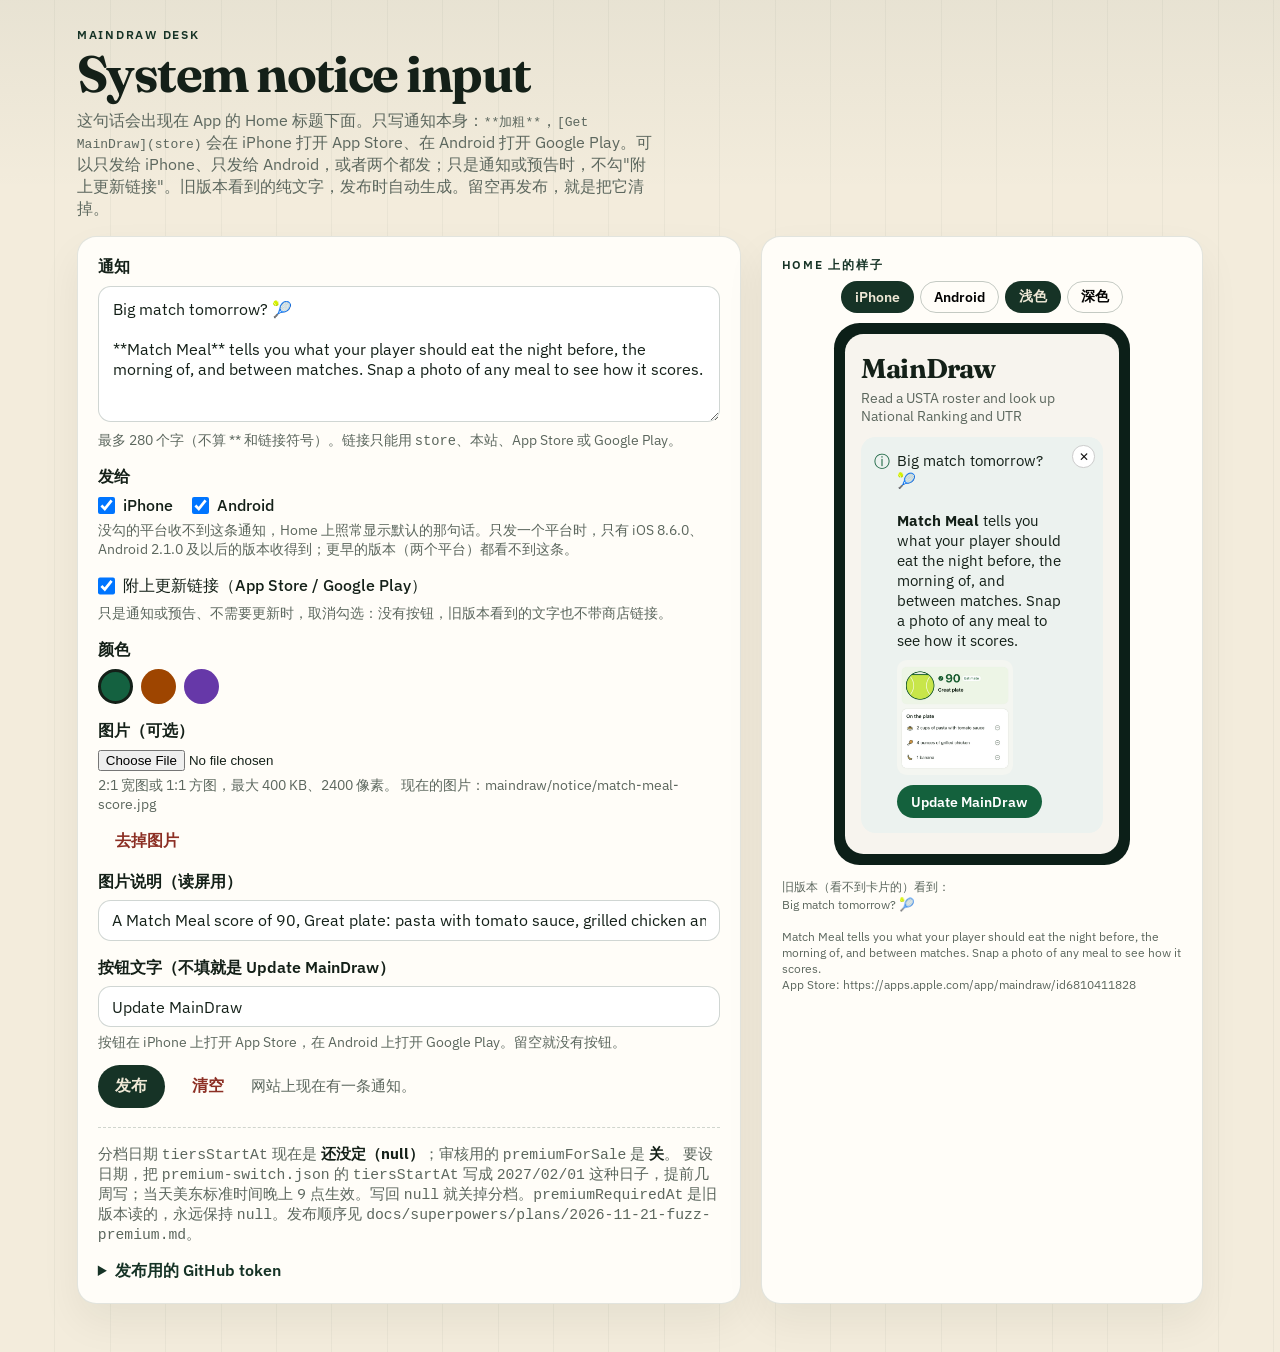
<file: maindraw/dashboard.html>
<!DOCTYPE html>
<html lang="zh-Hans">
<head>
  <meta charset="utf-8">
  <meta name="viewport" content="width=device-width, initial-scale=1">
  <title>System notice input</title>
  <meta name="robots" content="noindex">
  <link rel="icon" href="assets/icon.png" type="image/png">
  <link rel="preconnect" href="https://fonts.googleapis.com">
  <link rel="preconnect" href="https://fonts.gstatic.com" crossorigin>
  <link href="https://fonts.googleapis.com/css2?family=Fraunces:opsz,wght@9..144,560;9..144,680&family=IBM+Plex+Sans:wght@400;500;600&display=swap" rel="stylesheet">
  <style>
    :root {
      --court: #163326;
      --court-deep: #0c1f18;
      --line: #efe8d6;
      --ball: #e8c84a;
      --ink: #142018;
      --muted: #5c675e;
      --paper: #f3ecdc;
      --card: #fffdf8;
      --danger: #8c2f24;
    }
    * { box-sizing: border-box; }
    body {
      margin: 0;
      min-height: 100vh;
      color: var(--ink);
      font-family: "IBM Plex Sans", sans-serif;
      background:
        linear-gradient(180deg, rgba(22, 51, 38, 0.05), transparent 12rem),
        repeating-linear-gradient(
          90deg,
          transparent,
          transparent 3.4rem,
          rgba(22, 51, 38, 0.045) 3.4rem,
          rgba(22, 51, 38, 0.045) calc(3.4rem + 1px)
        ),
        var(--paper);
    }
    header {
      display: flex;
      justify-content: space-between;
      gap: 1rem;
      align-items: end;
      padding: 1.6rem 6vw 1rem;
    }
    h1 {
      margin: 0;
      font-family: Fraunces, serif;
      font-weight: 680;
      font-size: clamp(2rem, 4vw, 3.2rem);
      letter-spacing: -0.03em;
    }
    header p { margin: 0.35rem 0 0; color: var(--muted); max-width: 36rem; }
    .mark {
      font-size: 0.78rem;
      letter-spacing: 0.14em;
      text-transform: uppercase;
      color: var(--court);
      font-weight: 600;
    }
    main {
      display: grid;
      grid-template-columns: minmax(0, 1.2fr) minmax(16rem, 0.8fr);
      gap: 1.25rem;
      padding: 0 6vw 3rem;
    }
    section, .preview {
      background: var(--card);
      border: 1px solid rgba(22, 51, 38, 0.12);
      border-radius: 1.2rem;
      padding: 1.2rem 1.25rem 1.3rem;
      box-shadow: 0 18px 40px rgba(12, 31, 24, 0.06);
    }
    label { display: block; font-weight: 600; margin-bottom: 0.45rem; }
    textarea, input[type="password"] {
      width: 100%;
      border: 1px solid rgba(22, 51, 38, 0.2);
      border-radius: 0.8rem;
      padding: 0.8rem 0.9rem;
      font: inherit;
      color: inherit;
      background: #fff;
    }
    textarea { min-height: 8.5rem; resize: vertical; }
    textarea:focus, input:focus {
      outline: 2px solid var(--ball);
      border-color: var(--court);
    }
    .row { display: flex; flex-wrap: wrap; gap: 0.6rem; align-items: center; margin-top: 0.8rem; }
    button {
      border: 0;
      border-radius: 999px;
      padding: 0.65rem 1.1rem;
      font: inherit;
      font-weight: 600;
      cursor: pointer;
    }
    button.primary { background: var(--court); color: var(--line); }
    button.quiet { background: transparent; color: var(--danger); }
    button:disabled { opacity: 0.55; cursor: wait; }
    .status { color: var(--muted); font-size: 0.92rem; }
    .switch {
      margin-top: 1.2rem;
      padding-top: 1rem;
      border-top: 1px dashed rgba(22, 51, 38, 0.2);
      color: var(--muted);
      font-size: 0.92rem;
    }
    .switch strong { color: var(--ink); }
    details { margin-top: 1rem; }
    details summary { cursor: pointer; color: var(--court); font-weight: 600; }
    .phone {
      width: min(100%, 18.5rem);
      margin: 0.4rem auto 0;
      background: var(--court-deep);
      color: var(--line);
      border-radius: 1.6rem;
      padding: 0.7rem;
    }
    .screen {
      background: #f7f4ee;
      color: var(--ink);
      border-radius: 1.15rem;
      min-height: 16rem;
      padding: 1.1rem 1rem 1.3rem;
    }
    .screen .app {
      font-family: Fraunces, serif;
      font-size: 1.7rem;
      font-weight: 680;
      letter-spacing: -0.03em;
    }
    .screen .tag { color: var(--muted); font-size: 0.85rem; margin-top: 0.2rem; }
    .screen .note {
      margin-top: 0.8rem;
      font-size: 0.95rem;
      white-space: pre-wrap;
    }
    .screen .empty { margin-top: 0.8rem; color: var(--muted); font-size: 0.9rem; }
    input[type="text"], select {
      width: 100%;
      border: 1px solid rgba(22, 51, 38, 0.2);
      border-radius: 0.8rem;
      padding: 0.6rem 0.8rem;
      font: inherit;
      color: inherit;
      background: #fff;
    }
    .hint { color: var(--muted); font-size: 0.86rem; margin: 0.35rem 0 0; }
    .field { margin-top: 1rem; }
    .grid2 { display: grid; grid-template-columns: 1fr 1fr; gap: 0.7rem; }
    .swatches { display: flex; gap: 0.5rem; }
    .swatch {
      width: 2.2rem; height: 2.2rem; border-radius: 50%; border: 3px solid transparent; padding: 0;
    }
    .swatch[aria-pressed="true"] { border-color: var(--ink); }
    .problems { color: var(--danger); font-size: 0.9rem; margin: 0.6rem 0 0; padding-left: 1.1rem; }
    .toggles { display: flex; gap: 0.4rem; justify-content: center; margin: 0.4rem 0 0.6rem; }
    .toggles button { padding: 0.35rem 0.8rem; background: transparent; border: 1px solid rgba(22, 51, 38, 0.25); font-size: 0.85rem; }
    .toggles button[aria-pressed="true"] { background: var(--court); color: var(--line); }
    .screen.dark { background: #000; color: #f2f2f2; }
    .screen.dark .tag, .screen.dark .empty { color: #9a9a9a; }
    .card { position: relative; margin-top: 0.8rem; border-radius: 0.9rem; padding: 0.8rem 0.8rem 0.9rem; }
    .card { display: flex; gap: 0.45rem; align-items: flex-start; }
    .card .i { line-height: 1.4; }
    .card .body { flex: 1; min-width: 0; }
    .card .img { display: block; margin: 0.6rem 0 0; border-radius: 0.6rem; object-fit: cover; }
    .card .img.wide { width: 100%; aspect-ratio: 2 / 1; }
    .card .img.square { width: 60%; aspect-ratio: 1 / 1; }
    .card .text { font-size: 0.95rem; padding-right: 1.8rem; white-space: pre-wrap; }
    .card .text a { text-decoration: underline; }
    .card .btn { display: inline-block; margin-top: 0.6rem; border-radius: 999px; padding: 0.45rem 0.9rem; font-weight: 600; font-size: 0.9rem; }
    .card .x { position: absolute; top: 0.5rem; right: 0.5rem; width: 1.4rem; height: 1.4rem; border-radius: 50%; display: grid; place-items: center; font-size: 0.75rem; background: #fff; color: #111; border: 1px solid #ccc; }
    .screen.dark .card .x { background: #1c1c1e; color: #eee; border-color: #444; }
    .checks { display: flex; gap: 1.2rem; flex-wrap: wrap; }
    label.check { display: inline-flex; align-items: center; gap: 0.45rem; font-weight: 500; margin: 0; }
    label.check input { width: 1.1rem; height: 1.1rem; margin: 0; }
    .skip { margin-top: 0.8rem; color: var(--muted); font-size: 0.9rem; }
    .old { margin-top: 0.8rem; font-size: 0.78rem; color: var(--muted); white-space: pre-wrap; }
    @media (max-width: 800px) {
      main { grid-template-columns: 1fr; }
      .grid2 { grid-template-columns: 1fr; }
    }
  </style>
</head>
<body>
  <header>
    <div>
      <div class="mark">MainDraw desk</div>
      <h1>System notice input</h1>
      <p>这句话会出现在 App 的 Home 标题下面。只写通知本身：<code>**加粗**</code>，<code>[Get MainDraw](store)</code> 会在 iPhone 打开 App Store、在 Android 打开 Google Play。可以只发给 iPhone、只发给 Android，或者两个都发；只是通知或预告时，不勾"附上更新链接"。旧版本看到的纯文字，发布时自动生成。留空再发布，就是把它清掉。</p>
    </div>
  </header>
  <main>
    <section>
      <label for="message">通知</label>
      <textarea id="message" placeholder="例如：Now you can hatch a super cute **pet** in MainDraw! [Get MainDraw](store)"></textarea>
      <p class="hint">最多 280 个字（不算 ** 和链接符号）。链接只能用 <code>store</code>、本站、App Store 或 Google Play。</p>

      <div class="field">
        <label>发给</label>
        <div class="checks">
          <label class="check"><input type="checkbox" id="to-ios" checked> iPhone</label>
          <label class="check"><input type="checkbox" id="to-android" checked> Android</label>
        </div>
        <p class="hint">没勾的平台收不到这条通知，Home 上照常显示默认的那句话。只发一个平台时，只有 iOS 8.6.0、Android 2.1.0 及以后的版本收得到；更早的版本（两个平台）都看不到这条。</p>
      </div>

      <div class="field">
        <label class="check"><input type="checkbox" id="store-links" checked> 附上更新链接（App Store / Google Play）</label>
        <p class="hint">只是通知或预告、不需要更新时，取消勾选：没有按钮，旧版本看到的文字也不带商店链接。</p>
      </div>

      <div class="field">
        <label>颜色</label>
        <div class="swatches" id="swatches">
          <button type="button" class="swatch" data-accent="green" aria-label="绿色" style="background:#146140"></button>
          <button type="button" class="swatch" data-accent="orange" aria-label="橙色" style="background:#9e4500"></button>
          <button type="button" class="swatch" data-accent="purple" aria-label="紫色" style="background:#6638a8"></button>
        </div>
      </div>

      <div class="field">
        <label for="image-file">图片（可选）</label>
        <input id="image-file" type="file" accept="image/jpeg,image/png,image/webp">
        <p class="hint">2:1 宽图或 1:1 方图，最大 400 KB、2400 像素。<span id="image-current"></span></p>
        <div class="row" style="margin-top:0.4rem">
          <button class="quiet" id="image-remove" type="button" hidden>去掉图片</button>
        </div>
        <label for="image-alt" style="margin-top:0.5rem">图片说明（读屏用）</label>
        <input id="image-alt" type="text" placeholder="例如：Fuzz hatching from an egg">
      </div>

      <div class="field" id="button-field">
        <label for="button-label">按钮文字（不填就是 Update MainDraw）</label>
        <input id="button-label" type="text" maxlength="40" placeholder="Update MainDraw">
        <p class="hint">按钮在 iPhone 上打开 App Store，在 Android 上打开 Google Play。留空就没有按钮。</p>
      </div>

      <ul class="problems" id="problems" hidden></ul>
      <div class="row">
        <button class="primary" id="publish" type="button">发布</button>
        <button class="quiet" id="clear" type="button">清空</button>
        <span class="status" id="status">正在读取网站上的文件…</span>
      </div>
      <div class="switch">
        分档日期 <code>tiersStartAt</code> 现在是 <strong id="switch-value">…</strong>；审核用的 <code>premiumForSale</code> 是 <strong id="for-sale-value">…</strong>。
        要设日期，把 <code>premium-switch.json</code> 的 <code>tiersStartAt</code> 写成 <code>2027/02/01</code> 这种日子，提前几周写；当天美东标准时间晚上 9 点生效。写回 <code>null</code> 就关掉分档。<code>premiumRequiredAt</code> 是旧版本读的，永远保持 <code>null</code>。发布顺序见 <code>docs/superpowers/plans/2026-11-21-fuzz-premium.md</code>。
      </div>
      <details>
        <summary>发布用的 GitHub token</summary>
        <p class="status">只存在这台浏览器里，不会写进网页。需要一个能改这个仓库文件的 token。</p>
        <input id="token" type="password" autocomplete="off" placeholder="github_pat_…">
        <div class="row">
          <button class="primary" id="save-token" type="button">记住 token</button>
        </div>
      </details>
    </section>
    <aside class="preview">
      <div class="mark">Home 上的样子</div>
      <div class="toggles" id="toggles">
        <button type="button" data-platform="ios" aria-pressed="true">iPhone</button>
        <button type="button" data-platform="android" aria-pressed="false">Android</button>
        <button type="button" data-mode="light" aria-pressed="true">浅色</button>
        <button type="button" data-mode="dark" aria-pressed="false">深色</button>
      </div>
      <div class="phone">
        <div class="screen" id="screen">
          <div class="app">MainDraw</div>
          <div class="tag">Read a USTA roster and look up National Ranking and UTR</div>
          <div id="preview"></div>
          <div class="empty" id="preview-empty">没有通知。标题下面是空的。</div>
        </div>
      </div>
      <div class="old" id="old"></div>
    </aside>
  </main>
  <script src="notice-rules.js"></script>
  <script>
    const R = window.NoticeRules;
    const repo = "vibecodingisfun/vibecodingisfun.github.io";
    const path = "maindraw/home-message.json";
    const siteBase = "https://vibecodingisfun.github.io/";
    const tokenKey = "maindrawDeskToken";
    const $ = (q) => document.querySelector(q);
    const messageBox = $("#message");
    const status = $("#status");
    const tokenBox = $("#token");
    const state = { accent: "green", platform: "ios", mode: "light", imageUrl: null, imageFile: null, imagePreview: null, imageShape: null };

    const defaultButtonLabel = "Update MainDraw";

    function rgb(c) { return "rgb(" + c.map((v) => Math.round(v * 255)).join(",") + ")"; }
    function escapeHtml(t) { return t.replace(/[&<>"]/g, (c) => ({ "&": "&amp;", "<": "&lt;", ">": "&gt;", '"': "&quot;" }[c])); }

    function currentForm() {
      const storeLinks = $("#store-links").checked;
      // With update links on, the card always gets a button: the typed label, or "Update MainDraw". New builds show
      // only the card, so without a button there is nothing to tap (Bo, 2026-11-25).
      const label = storeLinks ? ($("#button-label").value.trim() || defaultButtonLabel) : "";
      const hasImage = !!(state.imageUrl || state.imageFile);
      return {
        notice: messageBox.value,
        accent: state.accent,
        image: hasImage ? { url: state.imageUrl || pendingImageUrl(), alt: $("#image-alt").value } : null,
        button: label ? { label, link: "store" } : null,
        platforms: { ios: $("#to-ios").checked, android: $("#to-android").checked },
        storeLinks
      };
    }

    function pendingImageUrl() {
      if (!state.imageFile) return null;
      const ext = { "image/jpeg": "jpg", "image/png": "png", "image/webp": "webp" }[state.imageFile.type] || "jpg";
      const slug = state.imageFile.name.replace(/\.[^.]+$/, "").toLowerCase().replace(/[^a-z0-9]+/g, "-").replace(/^-|-$/g, "").slice(0, 40) || "image";
      const day = new Date().toISOString().slice(0, 10);
      return siteBase + "maindraw/notice/" + day + "-" + slug + "." + ext;
    }

    function render() {
      const form = currentForm();
      const notice = form.notice.trim();
      const dark = state.mode === "dark";
      $("#screen").classList.toggle("dark", dark);
      const accent = R.accents[state.accent][dark ? "dark" : "light"];
      const preview = $("#preview");
      const sends = !notice || form.platforms[state.platform];
      $("#preview-empty").hidden = !!notice;
      $("#button-field").hidden = !form.storeLinks;
      if (!notice) {
        preview.innerHTML = "";
        $("#old").textContent = "";
      } else if (!sends) {
        preview.innerHTML = '<div class="skip">这条通知不发给 ' + (state.platform === "ios" ? "iPhone" : "Android") + '，这里照常显示默认的那句话。</div>';
        $("#old").textContent = "";
      } else {
        const tint = accent.map((v) => v * 0.08 + (dark ? 0.11 : 1) * 0.92);
        const textHtml = R.parse(notice).map((s) => {
          let html = escapeHtml(s.text);
          if (s.bold) html = "<strong>" + html + "</strong>";
          const url = s.link !== null ? R.resolveLink(s.link, state.platform) : null;
          return url ? '<a href="' + escapeHtml(url) + '" target="_blank" rel="noopener" style="color:' + rgb(accent) + '">' + html + "</a>" : html;
        }).join("");
        const imageSrc = state.imagePreview || state.imageUrl;
        const imageHtml = imageSrc && state.imageShape
          ? '<img class="img ' + state.imageShape + '" src="' + escapeHtml(imageSrc) + '" alt="' + escapeHtml(form.image ? form.image.alt : "") + '">' : "";
        const buttonText = dark ? "#121212" : "#fff";
        const buttonHtml = form.button ? '<span class="btn" style="background:' + rgb(accent) + ";color:" + buttonText + '">' + escapeHtml(form.button.label) + "</span>" : "";
        // Same order as the apps: text, then image, then button, all lined up after the ⓘ icon.
        preview.innerHTML = '<div class="card" style="background:' + rgb(tint) + '"><span class="i" style="color:' + rgb(accent) + '">ⓘ</span>' +
          '<div class="body"><div class="text">' + textHtml + "</div>" + imageHtml + buttonHtml + '</div><span class="x">✕</span></div>';
        const key = state.platform === "ios" ? "iosMessage" : "androidMessage";
        $("#old").textContent = "旧版本（看不到卡片的）看到：\n" + R.plainText(notice, key, form.storeLinks);
      }
      const list = notice ? R.problems(form) : [];
      const problems = $("#problems");
      problems.hidden = list.length === 0;
      problems.innerHTML = list.map((p) => "<li>" + escapeHtml(p) + "</li>").join("");
      $("#publish").disabled = list.length > 0;
      $("#image-remove").hidden = !(state.imageUrl || state.imageFile);
      $("#image-current").textContent = state.imageUrl ? " 现在的图片：" + state.imageUrl.replace(siteBase, "") : "";
      document.querySelectorAll(".swatch").forEach((b) => b.setAttribute("aria-pressed", String(b.dataset.accent === state.accent)));
      document.querySelectorAll("#toggles button").forEach((b) => {
        b.setAttribute("aria-pressed", String(b.dataset.platform === state.platform || b.dataset.mode === state.mode));
      });
    }

    messageBox.addEventListener("input", render);
    ["#image-alt", "#button-label"].forEach((q) => $(q).addEventListener("input", render));
    ["#to-ios", "#to-android", "#store-links"].forEach((q) => $(q).addEventListener("change", render));
    $("#swatches").addEventListener("click", (e) => { if (e.target.dataset.accent) { state.accent = e.target.dataset.accent; render(); } });
    $("#toggles").addEventListener("click", (e) => {
      if (e.target.dataset.platform) state.platform = e.target.dataset.platform;
      if (e.target.dataset.mode) state.mode = e.target.dataset.mode;
      render();
    });
    $("#image-remove").addEventListener("click", () => {
      state.imageUrl = null; state.imageFile = null; state.imagePreview = null; state.imageShape = null;
      $("#image-file").value = "";
      render();
    });

    $("#image-file").addEventListener("change", async () => {
      const file = $("#image-file").files[0];
      if (!file) return;
      const fail = (why) => { status.textContent = "这张图片不能用：" + why; $("#image-file").value = ""; };
      if (!["image/jpeg", "image/png", "image/webp"].includes(file.type)) return fail("只能用 JPEG、PNG 或 WebP。");
      if (file.size > R.maxImageBytes) return fail("超过 400 KB。");
      const url = URL.createObjectURL(file);
      const img = new Image();
      img.onload = () => {
        const shape = R.shape(img.naturalWidth, img.naturalHeight);
        if (img.naturalWidth > R.maxImagePixels || img.naturalHeight > R.maxImagePixels) return fail("超过 2400 像素。");
        if (!shape) return fail("比例要是 2:1 或 1:1。");
        state.imageFile = file; state.imagePreview = url; state.imageShape = shape; state.imageUrl = null;
        status.textContent = "图片可以用（" + (shape === "wide" ? "宽图" : "方图") + "），发布时上传。";
        render();
      };
      img.onerror = () => fail("读不出来。");
      img.src = url;
    });

    tokenBox.value = localStorage.getItem(tokenKey) || "";
    $("#save-token").addEventListener("click", () => {
      const token = tokenBox.value.trim();
      if (!token) {
        localStorage.removeItem(tokenKey);
        status.textContent = "这台浏览器不再记住 token。";
        return;
      }
      localStorage.setItem(tokenKey, token);
      status.textContent = "token 只留在这台浏览器。";
    });

    async function readPublic() {
      const [messageRes, switchRes] = await Promise.all([
        fetch("home-message.json?ts=" + Date.now(), { cache: "no-store" }),
        fetch("premium-switch.json?ts=" + Date.now(), { cache: "no-store" })
      ]);
      const file = await messageRes.json();
      const switchFile = await switchRes.json();
      const firstText = [file.notice, file.iosNotice, file.androidNotice, file.message, file.iosMessage, file.androidMessage]
        .find((v) => typeof v === "string");
      messageBox.value = firstText || "";
      // A platform is on unless the file says null for it (older files have only the shared keys).
      const on = (noticeKey, messageKey) => !((noticeKey in file && file[noticeKey] === null) || (!(noticeKey in file) && messageKey in file && file[messageKey] === null));
      if (firstText) {
        $("#to-ios").checked = on("iosNotice", "iosMessage");
        $("#to-android").checked = on("androidNotice", "androidMessage");
        const plain = [file.message, file.iosMessage, file.androidMessage].filter((v) => typeof v === "string").join("\n");
        $("#store-links").checked = /App Store: |Google Play: /.test(plain) || !!(file.card && file.card.button);
      }
      const card = file.card && typeof file.card === "object" ? file.card : null;
      if (card) {
        if (R.accents[card.accent]) state.accent = card.accent;
        if (card.image && R.allowedImageUrl(card.image.url || "")) {
          state.imageUrl = card.image.url;
          $("#image-alt").value = card.image.alt || "";
          const probe = new Image();
          probe.onload = () => { state.imageShape = R.shape(probe.naturalWidth, probe.naturalHeight); render(); };
          probe.src = card.image.url;
        }
        if (card.button) $("#button-label").value = card.button.label || "";
      }
      const when = switchFile.tiersStartAt;
      $("#switch-value").textContent = when ? when : "还没定（null）";
      $("#for-sale-value").textContent = switchFile.premiumForSale === true ? "开" : "关";
      status.textContent = messageBox.value ? "网站上现在有一条通知。" : "网站上现在没有通知。";
      render();
    }

    function gh(token, filePath, options) {
      return fetch("https://api.github.com/repos/" + repo + "/contents/" + filePath, {
        ...options,
        headers: { Authorization: "Bearer " + token, Accept: "application/vnd.github+json", "Content-Type": "application/json" }
      });
    }

    function toBase64Text(text) { return btoa(unescape(encodeURIComponent(text))); }
    async function toBase64File(file) {
      const bytes = new Uint8Array(await file.arrayBuffer());
      let binary = "";
      for (let i = 0; i < bytes.length; i += 0x8000) binary += String.fromCharCode(...bytes.subarray(i, i + 0x8000));
      return btoa(binary);
    }

    async function waitForPublic(url) {
      for (let i = 0; i < 40; i += 1) {
        try {
          const res = await fetch(url + "?ts=" + Date.now(), { cache: "no-store" });
          if (res.ok) return true;
        } catch (e) { /* not there yet */ }
        status.textContent = "图片已上传，等网站上能读到（" + (i + 1) * 5 + " 秒）…";
        await new Promise((r) => setTimeout(r, 5000));
      }
      return false;
    }

    async function publish(clear) {
      const token = localStorage.getItem(tokenKey);
      if (!token) {
        status.textContent = "先在下面记住一个能改仓库的 GitHub token。";
        $("details").open = true;
        return;
      }
      const form = clear ? { notice: "" } : currentForm();
      if (!clear && R.problems(form).length) { render(); return; }
      const buttons = document.querySelectorAll("button");
      buttons.forEach((button) => { button.disabled = true; });
      try {
        // 1. Upload a new image first, under a name that is not taken, and wait until the site serves it.
        if (!clear && state.imageFile) {
          const imageUrl = pendingImageUrl();
          const imagePath = imageUrl.replace(siteBase, "");
          const exists = await gh(token, imagePath, { method: "GET" });
          if (exists.ok) throw new Error("已经有一张同名的图片，请改一下文件名再选。");
          status.textContent = "正在上传图片…";
          const put = await gh(token, imagePath, {
            method: "PUT",
            body: JSON.stringify({ message: "MainDraw notice image", content: await toBase64File(state.imageFile), branch: "main" })
          });
          if (!put.ok) throw new Error((await put.json()).message || "图片没有传上");
          if (!(await waitForPublic(imageUrl))) throw new Error("图片传上了，但网站上还读不到，过几分钟再发布。");
          state.imageUrl = imageUrl; state.imageFile = null; state.imagePreview = null;
          form.image.url = imageUrl;
        }
        // 2. Write the notice file with a new card id.
        status.textContent = "正在写到网站…";
        const current = await gh(token, path, { method: "GET" });
        const meta = await current.json();
        if (!current.ok) throw new Error(meta.message || "读不到文件");
        const payload = R.buildFile(form, R.newId());
        const body = JSON.stringify(payload, null, 2) + "\n";
        const saved = await gh(token, path, {
          method: "PUT",
          body: JSON.stringify({
            message: payload.notice ? "Update MainDraw home message" : "Clear MainDraw home message",
            content: toBase64Text(body),
            sha: meta.sha,
            branch: "main"
          })
        });
        const result = await saved.json();
        if (!saved.ok) throw new Error(result.message || "没有写上");
        status.textContent = "已写上。手机大约 10 分钟内打开 Home 能看到。";
      } catch (error) {
        status.textContent = "没写上：" + error.message;
      } finally {
        buttons.forEach((button) => { button.disabled = false; });
        render();
      }
    }

    $("#publish").addEventListener("click", () => publish(false));
    $("#clear").addEventListener("click", () => {
      messageBox.value = "";
      $("#button-label").value = "";
      $("#image-alt").value = "";
      state.imageUrl = null; state.imageFile = null; state.imagePreview = null; state.imageShape = null;
      render();
      publish(true);
    });

    readPublic().catch(() => {
      status.textContent = "现在读不到网站上的文件。";
      render();
    });
  </script>
</body>
</html>
</file>
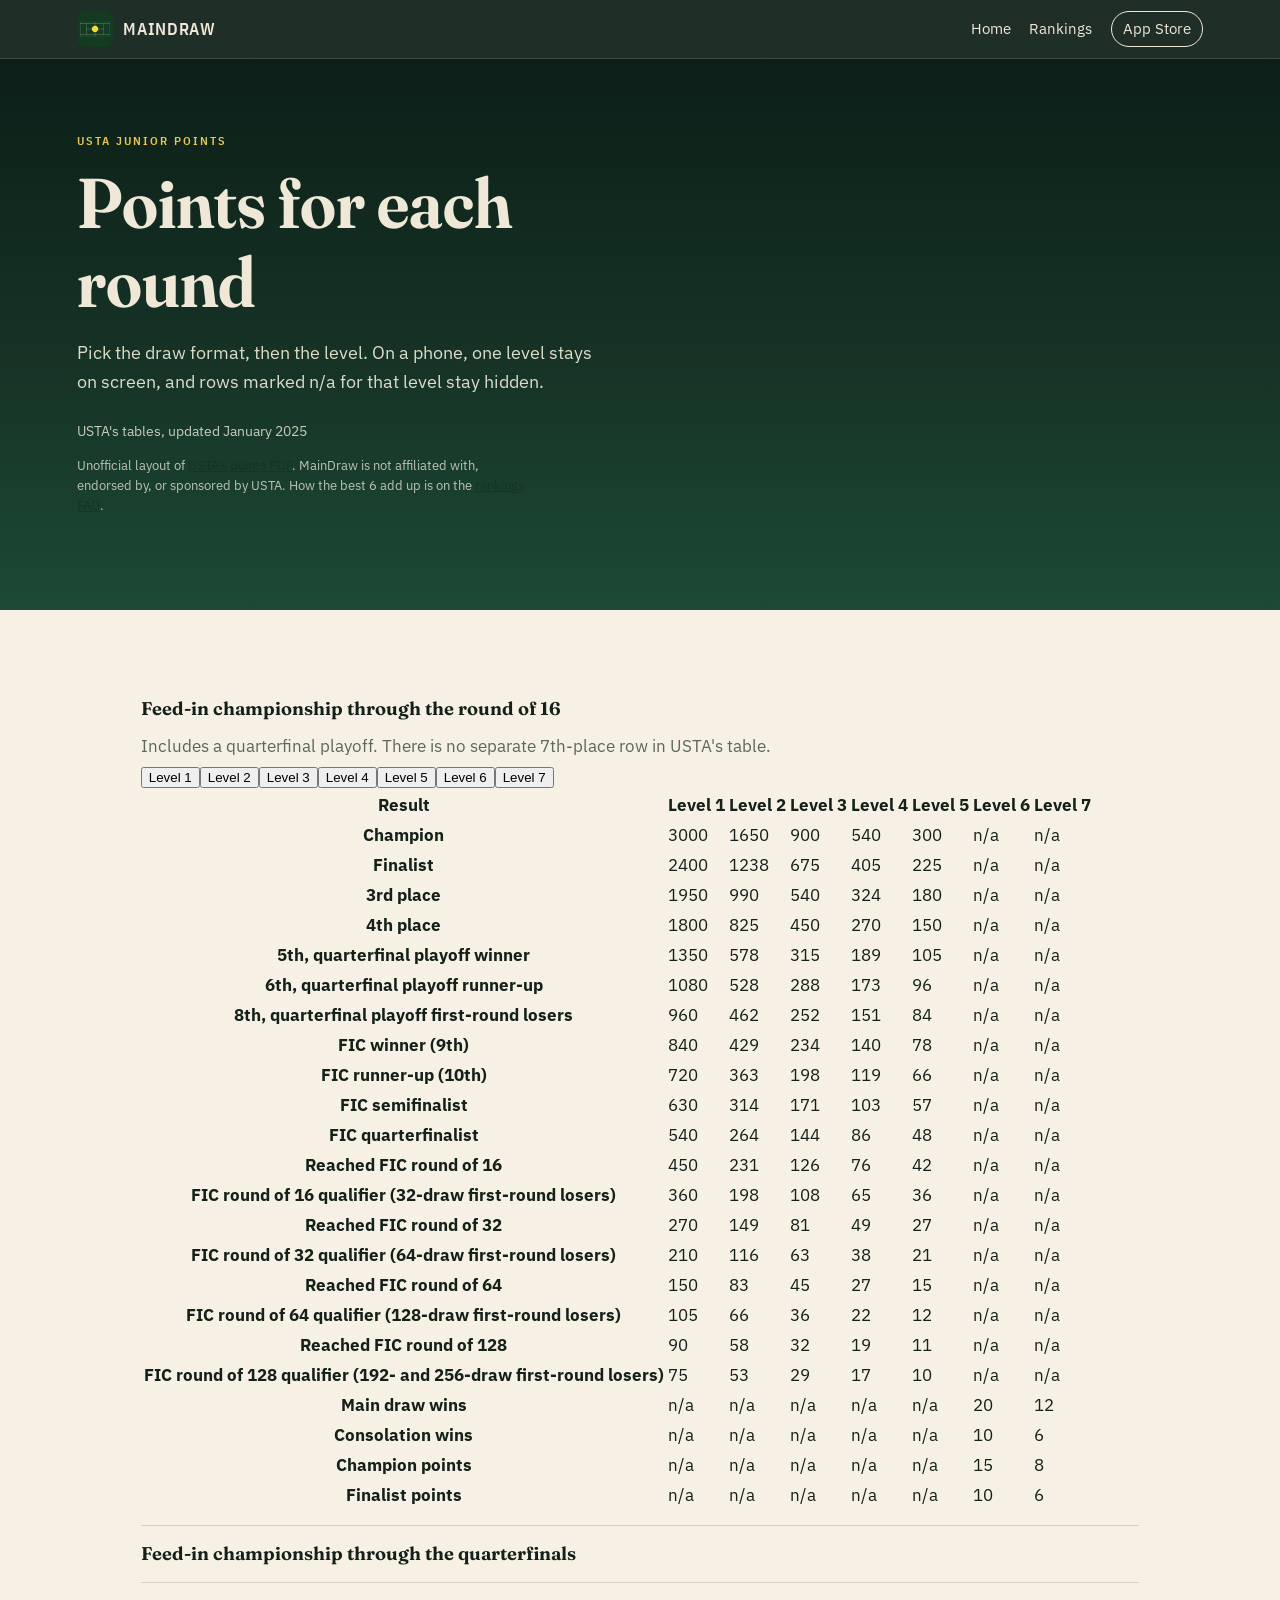
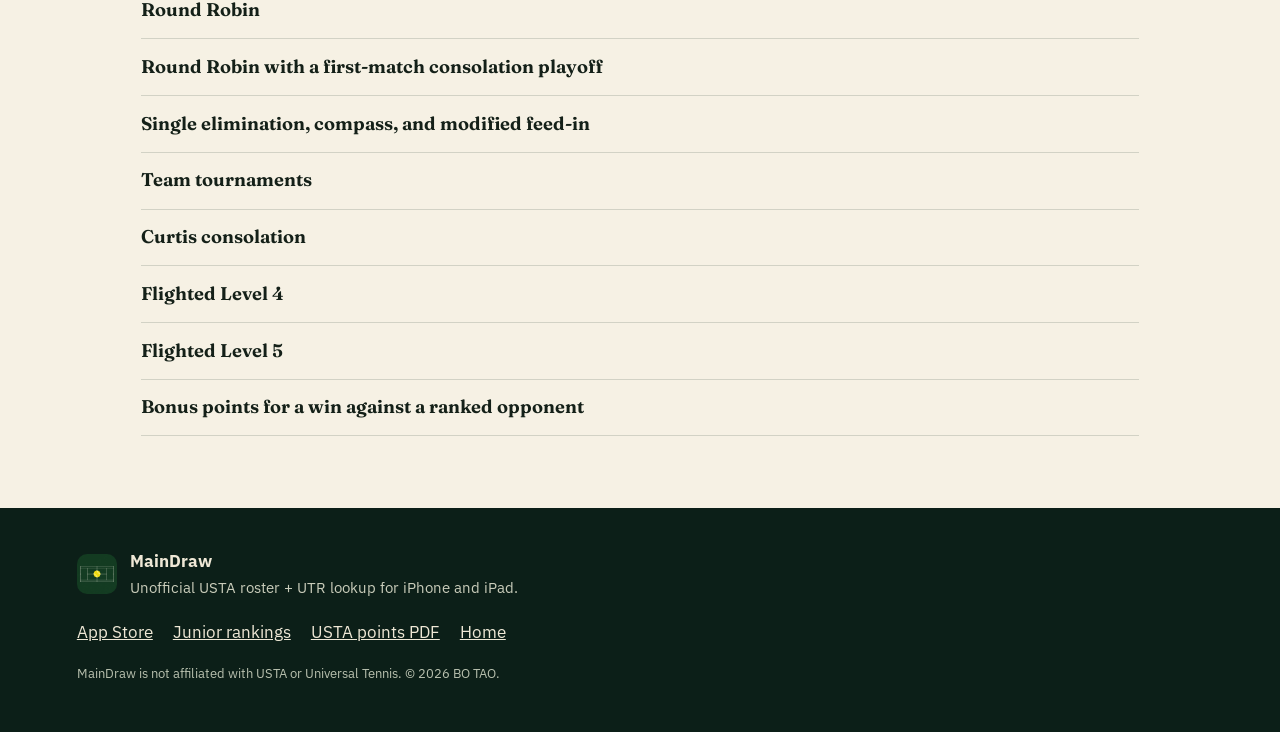
<file: maindraw/usta-junior-points.html>
<!DOCTYPE html>
<html lang="en">
<head>
  <meta charset="utf-8">
  <meta name="viewport" content="width=device-width, initial-scale=1">
  <title>USTA junior points tables by round and level — MainDraw</title>
  <meta name="description" content="USTA junior tournament points by draw format and level. On a phone, pick a format and a level to see one column. Numbers are USTA's, updated January 2025.">
  <link rel="canonical" href="https://vibecodingisfun.github.io/maindraw/usta-junior-points.html">
  <link rel="icon" href="assets/icon.png" type="image/png">
  <meta property="og:type" content="article">
  <meta property="og:title" content="USTA junior points tables by round and level">
  <meta property="og:description" content="Pick a draw format and a level. Phone view shows one column of round and points.">
  <meta property="og:url" content="https://vibecodingisfun.github.io/maindraw/usta-junior-points.html">
  <meta property="og:image" content="https://vibecodingisfun.github.io/maindraw/assets/roster.jpg">
  <meta name="twitter:card" content="summary_large_image">
  <link rel="preconnect" href="https://fonts.googleapis.com">
  <link rel="preconnect" href="https://fonts.gstatic.com" crossorigin>
  <link href="https://fonts.googleapis.com/css2?family=Fraunces:opsz,wght@9..144,500;9..144,650;9..144,800&family=IBM+Plex+Sans:wght@400;500;600&family=IBM+Plex+Sans+Condensed:wght@500;600&display=swap" rel="stylesheet">
  <link rel="stylesheet" href="styles.css">
  <script type="application/ld+json">
  {
    "@context": "https://schema.org",
    "@type": "WebPage",
    "@id": "https://vibecodingisfun.github.io/maindraw/usta-junior-points.html",
    "url": "https://vibecodingisfun.github.io/maindraw/usta-junior-points.html",
    "name": "USTA junior points tables by round and level",
    "description": "Unofficial layout of USTA junior tournament points by draw format and level. Numbers are USTA's, updated January 2025. MainDraw is not affiliated with, endorsed by, or sponsored by USTA.",
    "inLanguage": "en",
    "dateModified": "2026-10-14",
    "isPartOf": {
      "@type": "WebSite",
      "name": "MainDraw",
      "url": "https://vibecodingisfun.github.io/maindraw/"
    },
    "isBasedOn": {
      "@type": "DigitalDocument",
      "name": "USTA junior points table",
      "url": "https://www.usta.com/content/dam/usta/2026-pdfs/jr-points-table-2026.pdf",
      "dateModified": "2025-01"
    },
    "relatedLink": "https://vibecodingisfun.github.io/maindraw/usta-junior-rankings.html",
    "author": { "@type": "Person", "name": "BO TAO" }
  }
  </script>
</head>
<body>
  <a class="skip" href="#main">Skip to content</a>
  <header class="nav">
    <a class="brand" href="index.html">
      <img src="assets/icon.png" width="36" height="36" alt="">
      <span>MainDraw</span>
    </a>
    <nav>
      <a href="index.html">Home</a>
      <a href="usta-junior-rankings.html">Rankings</a>
      <a class="nav-cta" href="https://apps.apple.com/us/app/maindraw/id6810411828">App Store</a>
    </nav>
  </header>
  <main id="main">
    <section class="hero solo" id="top">
      <div class="hero-copy">
        <p class="eyebrow">USTA junior points</p>
        <h1>Points for each round</h1>
        <p class="lede">Pick the draw format, then the level. On a phone, one level stays on screen, and rows marked n/a for that level stay hidden.</p>
        <p class="cta-note">USTA's tables, updated January 2025</p>
        <p class="disclaimer">Unofficial layout of <a href="https://www.usta.com/content/dam/usta/2026-pdfs/jr-points-table-2026.pdf">USTA's points PDF</a>. MainDraw is not affiliated with, endorsed by, or sponsored by USTA. How the best 6 add up is on the <a href="usta-junior-rankings.html">rankings FAQ</a>.</p>
      </div>
    </section>
    <section class="band" id="tables">
<details class="format" id="fic-round-of-16" name="points-format" open>
  <summary>Feed-in championship through the round of 16</summary>
  <div class="sheet" data-selected="5">
    <p class="note">Includes a quarterfinal playoff. There is no separate 7th-place row in USTA&#x27;s table.</p>
    <div class="levels" role="group" aria-label="Tournament level">
      <button type="button" data-select="1" aria-pressed="false">Level 1</button><button type="button" data-select="2" aria-pressed="false">Level 2</button><button type="button" data-select="3" aria-pressed="false">Level 3</button><button type="button" data-select="4" aria-pressed="false">Level 4</button><button type="button" data-select="5" aria-pressed="true">Level 5</button><button type="button" data-select="6" aria-pressed="false">Level 6</button><button type="button" data-select="7" aria-pressed="false">Level 7</button>
    </div>
    <div class="table-wrap"><table class="pts">
      <thead><tr><th scope="col">Result</th><th scope="col" data-col="1">Level 1</th><th scope="col" data-col="2">Level 2</th><th scope="col" data-col="3">Level 3</th><th scope="col" data-col="4">Level 4</th><th scope="col" data-col="5">Level 5</th><th scope="col" data-col="6">Level 6</th><th scope="col" data-col="7">Level 7</th></tr></thead>
      <tbody>
        <tr><th scope="row">Champion</th><td data-col="1">3000</td><td data-col="2">1650</td><td data-col="3">900</td><td data-col="4">540</td><td data-col="5">300</td><td data-col="6" class="na">n/a</td><td data-col="7" class="na">n/a</td></tr><tr><th scope="row">Finalist</th><td data-col="1">2400</td><td data-col="2">1238</td><td data-col="3">675</td><td data-col="4">405</td><td data-col="5">225</td><td data-col="6" class="na">n/a</td><td data-col="7" class="na">n/a</td></tr><tr><th scope="row">3rd place</th><td data-col="1">1950</td><td data-col="2">990</td><td data-col="3">540</td><td data-col="4">324</td><td data-col="5">180</td><td data-col="6" class="na">n/a</td><td data-col="7" class="na">n/a</td></tr><tr><th scope="row">4th place</th><td data-col="1">1800</td><td data-col="2">825</td><td data-col="3">450</td><td data-col="4">270</td><td data-col="5">150</td><td data-col="6" class="na">n/a</td><td data-col="7" class="na">n/a</td></tr><tr><th scope="row">5th, quarterfinal playoff winner</th><td data-col="1">1350</td><td data-col="2">578</td><td data-col="3">315</td><td data-col="4">189</td><td data-col="5">105</td><td data-col="6" class="na">n/a</td><td data-col="7" class="na">n/a</td></tr><tr><th scope="row">6th, quarterfinal playoff runner-up</th><td data-col="1">1080</td><td data-col="2">528</td><td data-col="3">288</td><td data-col="4">173</td><td data-col="5">96</td><td data-col="6" class="na">n/a</td><td data-col="7" class="na">n/a</td></tr><tr><th scope="row">8th, quarterfinal playoff first-round losers</th><td data-col="1">960</td><td data-col="2">462</td><td data-col="3">252</td><td data-col="4">151</td><td data-col="5">84</td><td data-col="6" class="na">n/a</td><td data-col="7" class="na">n/a</td></tr><tr><th scope="row">FIC winner (9th)</th><td data-col="1">840</td><td data-col="2">429</td><td data-col="3">234</td><td data-col="4">140</td><td data-col="5">78</td><td data-col="6" class="na">n/a</td><td data-col="7" class="na">n/a</td></tr><tr><th scope="row">FIC runner-up (10th)</th><td data-col="1">720</td><td data-col="2">363</td><td data-col="3">198</td><td data-col="4">119</td><td data-col="5">66</td><td data-col="6" class="na">n/a</td><td data-col="7" class="na">n/a</td></tr><tr><th scope="row">FIC semifinalist</th><td data-col="1">630</td><td data-col="2">314</td><td data-col="3">171</td><td data-col="4">103</td><td data-col="5">57</td><td data-col="6" class="na">n/a</td><td data-col="7" class="na">n/a</td></tr><tr><th scope="row">FIC quarterfinalist</th><td data-col="1">540</td><td data-col="2">264</td><td data-col="3">144</td><td data-col="4">86</td><td data-col="5">48</td><td data-col="6" class="na">n/a</td><td data-col="7" class="na">n/a</td></tr><tr><th scope="row">Reached FIC round of 16</th><td data-col="1">450</td><td data-col="2">231</td><td data-col="3">126</td><td data-col="4">76</td><td data-col="5">42</td><td data-col="6" class="na">n/a</td><td data-col="7" class="na">n/a</td></tr><tr><th scope="row">FIC round of 16 qualifier (32-draw first-round losers)</th><td data-col="1">360</td><td data-col="2">198</td><td data-col="3">108</td><td data-col="4">65</td><td data-col="5">36</td><td data-col="6" class="na">n/a</td><td data-col="7" class="na">n/a</td></tr><tr><th scope="row">Reached FIC round of 32</th><td data-col="1">270</td><td data-col="2">149</td><td data-col="3">81</td><td data-col="4">49</td><td data-col="5">27</td><td data-col="6" class="na">n/a</td><td data-col="7" class="na">n/a</td></tr><tr><th scope="row">FIC round of 32 qualifier (64-draw first-round losers)</th><td data-col="1">210</td><td data-col="2">116</td><td data-col="3">63</td><td data-col="4">38</td><td data-col="5">21</td><td data-col="6" class="na">n/a</td><td data-col="7" class="na">n/a</td></tr><tr><th scope="row">Reached FIC round of 64</th><td data-col="1">150</td><td data-col="2">83</td><td data-col="3">45</td><td data-col="4">27</td><td data-col="5">15</td><td data-col="6" class="na">n/a</td><td data-col="7" class="na">n/a</td></tr><tr><th scope="row">FIC round of 64 qualifier (128-draw first-round losers)</th><td data-col="1">105</td><td data-col="2">66</td><td data-col="3">36</td><td data-col="4">22</td><td data-col="5">12</td><td data-col="6" class="na">n/a</td><td data-col="7" class="na">n/a</td></tr><tr><th scope="row">Reached FIC round of 128</th><td data-col="1">90</td><td data-col="2">58</td><td data-col="3">32</td><td data-col="4">19</td><td data-col="5">11</td><td data-col="6" class="na">n/a</td><td data-col="7" class="na">n/a</td></tr><tr><th scope="row">FIC round of 128 qualifier (192- and 256-draw first-round losers)</th><td data-col="1">75</td><td data-col="2">53</td><td data-col="3">29</td><td data-col="4">17</td><td data-col="5">10</td><td data-col="6" class="na">n/a</td><td data-col="7" class="na">n/a</td></tr><tr><th scope="row">Main draw wins</th><td data-col="1" class="na">n/a</td><td data-col="2" class="na">n/a</td><td data-col="3" class="na">n/a</td><td data-col="4" class="na">n/a</td><td data-col="5" class="na">n/a</td><td data-col="6">20</td><td data-col="7">12</td></tr><tr><th scope="row">Consolation wins</th><td data-col="1" class="na">n/a</td><td data-col="2" class="na">n/a</td><td data-col="3" class="na">n/a</td><td data-col="4" class="na">n/a</td><td data-col="5" class="na">n/a</td><td data-col="6">10</td><td data-col="7">6</td></tr><tr><th scope="row">Champion points</th><td data-col="1" class="na">n/a</td><td data-col="2" class="na">n/a</td><td data-col="3" class="na">n/a</td><td data-col="4" class="na">n/a</td><td data-col="5" class="na">n/a</td><td data-col="6">15</td><td data-col="7">8</td></tr><tr><th scope="row">Finalist points</th><td data-col="1" class="na">n/a</td><td data-col="2" class="na">n/a</td><td data-col="3" class="na">n/a</td><td data-col="4" class="na">n/a</td><td data-col="5" class="na">n/a</td><td data-col="6">10</td><td data-col="7">6</td></tr>
      </tbody>
    </table></div>
  </div>
</details><details class="format" id="fic-quarters" name="points-format">
  <summary>Feed-in championship through the quarterfinals</summary>
  <div class="sheet" data-selected="5">
    <p class="note">Places are the round reached in the feed-in. The per-win consolation row is used at the BG14 national championship only.</p>
    <div class="levels" role="group" aria-label="Tournament level">
      <button type="button" data-select="1" aria-pressed="false">Level 1</button><button type="button" data-select="2" aria-pressed="false">Level 2</button><button type="button" data-select="3" aria-pressed="false">Level 3</button><button type="button" data-select="4" aria-pressed="false">Level 4</button><button type="button" data-select="5" aria-pressed="true">Level 5</button><button type="button" data-select="6" aria-pressed="false">Level 6</button><button type="button" data-select="7" aria-pressed="false">Level 7</button>
    </div>
    <div class="table-wrap"><table class="pts">
      <thead><tr><th scope="col">Result</th><th scope="col" data-col="1">Level 1</th><th scope="col" data-col="2">Level 2</th><th scope="col" data-col="3">Level 3</th><th scope="col" data-col="4">Level 4</th><th scope="col" data-col="5">Level 5</th><th scope="col" data-col="6">Level 6</th><th scope="col" data-col="7">Level 7</th></tr></thead>
      <tbody>
        <tr><th scope="row">Champion</th><td data-col="1">3000</td><td data-col="2">1650</td><td data-col="3">900</td><td data-col="4">540</td><td data-col="5">300</td><td data-col="6" class="na">n/a</td><td data-col="7" class="na">n/a</td></tr><tr><th scope="row">Finalist</th><td data-col="1">2400</td><td data-col="2">1238</td><td data-col="3">675</td><td data-col="4">405</td><td data-col="5">225</td><td data-col="6" class="na">n/a</td><td data-col="7" class="na">n/a</td></tr><tr><th scope="row">3rd place</th><td data-col="1">1950</td><td data-col="2">990</td><td data-col="3">540</td><td data-col="4">324</td><td data-col="5">180</td><td data-col="6" class="na">n/a</td><td data-col="7" class="na">n/a</td></tr><tr><th scope="row">4th place</th><td data-col="1">1800</td><td data-col="2">825</td><td data-col="3">450</td><td data-col="4">270</td><td data-col="5">150</td><td data-col="6" class="na">n/a</td><td data-col="7" class="na">n/a</td></tr><tr><th scope="row">FIC winner (5th)</th><td data-col="1">1350</td><td data-col="2">578</td><td data-col="3">315</td><td data-col="4">189</td><td data-col="5">105</td><td data-col="6" class="na">n/a</td><td data-col="7" class="na">n/a</td></tr><tr><th scope="row">FIC runner-up (6th)</th><td data-col="1">1050</td><td data-col="2">495</td><td data-col="3">270</td><td data-col="4">162</td><td data-col="5">90</td><td data-col="6" class="na">n/a</td><td data-col="7" class="na">n/a</td></tr><tr><th scope="row">FIC semifinalist</th><td data-col="1">900</td><td data-col="2">396</td><td data-col="3">216</td><td data-col="4">130</td><td data-col="5">72</td><td data-col="6" class="na">n/a</td><td data-col="7" class="na">n/a</td></tr><tr><th scope="row">FIC quarterfinalist</th><td data-col="1">750</td><td data-col="2">347</td><td data-col="3">189</td><td data-col="4">113</td><td data-col="5">63</td><td data-col="6" class="na">n/a</td><td data-col="7" class="na">n/a</td></tr><tr><th scope="row">FIC quarterfinal qualifier (16-draw first-round losers)</th><td data-col="1">600</td><td data-col="2">297</td><td data-col="3">162</td><td data-col="4">97</td><td data-col="5">54</td><td data-col="6" class="na">n/a</td><td data-col="7" class="na">n/a</td></tr><tr><th scope="row">Reached FIC round of 16</th><td data-col="1">450</td><td data-col="2">231</td><td data-col="3">126</td><td data-col="4">76</td><td data-col="5">42</td><td data-col="6" class="na">n/a</td><td data-col="7" class="na">n/a</td></tr><tr><th scope="row">FIC round of 16 qualifier (32-draw first-round losers)</th><td data-col="1">360</td><td data-col="2">198</td><td data-col="3">108</td><td data-col="4">65</td><td data-col="5">36</td><td data-col="6" class="na">n/a</td><td data-col="7" class="na">n/a</td></tr><tr><th scope="row">Reached FIC round of 32</th><td data-col="1">300</td><td data-col="2">149</td><td data-col="3">81</td><td data-col="4">49</td><td data-col="5">27</td><td data-col="6" class="na">n/a</td><td data-col="7" class="na">n/a</td></tr><tr><th scope="row">FIC round of 32 qualifier (64-draw first-round losers)</th><td data-col="1">210</td><td data-col="2">116</td><td data-col="3">63</td><td data-col="4">38</td><td data-col="5">21</td><td data-col="6" class="na">n/a</td><td data-col="7" class="na">n/a</td></tr><tr><th scope="row">Reached FIC round of 64</th><td data-col="1">150</td><td data-col="2">83</td><td data-col="3">45</td><td data-col="4">27</td><td data-col="5">15</td><td data-col="6" class="na">n/a</td><td data-col="7" class="na">n/a</td></tr><tr><th scope="row">FIC round of 64 qualifier (128-draw first-round losers)</th><td data-col="1">90</td><td data-col="2">50</td><td data-col="3">27</td><td data-col="4">16</td><td data-col="5">9</td><td data-col="6" class="na">n/a</td><td data-col="7" class="na">n/a</td></tr><tr><th scope="row">Reached FIC round of 128</th><td data-col="1">60</td><td data-col="2">33</td><td data-col="3">18</td><td data-col="4">11</td><td data-col="5">6</td><td data-col="6" class="na">n/a</td><td data-col="7" class="na">n/a</td></tr><tr><th scope="row">FIC round of 128 qualifier (192- and 256-draw first-round losers)</th><td data-col="1">30</td><td data-col="2">17</td><td data-col="3">9</td><td data-col="4">5</td><td data-col="5">3</td><td data-col="6" class="na">n/a</td><td data-col="7" class="na">n/a</td></tr><tr><th scope="row">Points per win, FIC consolation (BG14 nationals only)</th><td data-col="1">15</td><td data-col="2">8</td><td data-col="3">5</td><td data-col="4">3</td><td data-col="5">2</td><td data-col="6" class="na">n/a</td><td data-col="7" class="na">n/a</td></tr><tr><th scope="row">Main draw wins</th><td data-col="1" class="na">n/a</td><td data-col="2" class="na">n/a</td><td data-col="3" class="na">n/a</td><td data-col="4" class="na">n/a</td><td data-col="5" class="na">n/a</td><td data-col="6">20</td><td data-col="7">12</td></tr><tr><th scope="row">Consolation wins</th><td data-col="1" class="na">n/a</td><td data-col="2" class="na">n/a</td><td data-col="3" class="na">n/a</td><td data-col="4" class="na">n/a</td><td data-col="5" class="na">n/a</td><td data-col="6">10</td><td data-col="7">6</td></tr><tr><th scope="row">Champion points</th><td data-col="1" class="na">n/a</td><td data-col="2" class="na">n/a</td><td data-col="3" class="na">n/a</td><td data-col="4" class="na">n/a</td><td data-col="5" class="na">n/a</td><td data-col="6">15</td><td data-col="7">8</td></tr><tr><th scope="row">Finalist points</th><td data-col="1" class="na">n/a</td><td data-col="2" class="na">n/a</td><td data-col="3" class="na">n/a</td><td data-col="4" class="na">n/a</td><td data-col="5" class="na">n/a</td><td data-col="6">10</td><td data-col="7">6</td></tr>
      </tbody>
    </table></div>
  </div>
</details>      <details class="format" id="round-robin" name="points-format">
  <summary>Round Robin</summary>
  <div class="sheet full">
    <p class="note">Each win scores. A player can count at most 5 matches at Levels 3–5, and at most 4 matches at Levels 6–7.</p>
    <div class="table-wrap"><table class="pts">
      <thead><tr><th scope="col">Result</th><th scope="col" data-col="3">Level 3</th><th scope="col" data-col="4">Level 4</th><th scope="col" data-col="5">Level 5</th><th scope="col" data-col="6">Level 6</th><th scope="col" data-col="7">Level 7</th></tr></thead>
      <tbody>
        <tr><th scope="row">Round robin win</th><td data-col="3">225</td><td data-col="4">135</td><td data-col="5">75</td><td data-col="6">20</td><td data-col="7">12</td></tr><tr><th scope="row">Champion points</th><td data-col="3" class="na">n/a</td><td data-col="4" class="na">n/a</td><td data-col="5" class="na">n/a</td><td data-col="6">15</td><td data-col="7">8</td></tr><tr><th scope="row">Finalist points</th><td data-col="3" class="na">n/a</td><td data-col="4" class="na">n/a</td><td data-col="5" class="na">n/a</td><td data-col="6">10</td><td data-col="7">6</td></tr>
      </tbody>
    </table></div>
  </div>
</details><details class="format" id="round-robin-playoff" name="points-format">
  <summary>Round Robin with a first-match consolation playoff</summary>
  <div class="sheet" data-selected="5">
    <p class="note">Each win scores. At Levels 6–7, at most 4 matches count.</p>
    <div class="levels" role="group" aria-label="Tournament level">
      <button type="button" data-select="3" aria-pressed="false">Level 3</button><button type="button" data-select="4" aria-pressed="false">Level 4</button><button type="button" data-select="5" aria-pressed="true">Level 5</button><button type="button" data-select="6" aria-pressed="false">Level 6</button><button type="button" data-select="7" aria-pressed="false">Level 7</button>
    </div>
    <div class="table-wrap"><table class="pts">
      <thead><tr><th scope="col">Result</th><th scope="col" data-col="3">Level 3</th><th scope="col" data-col="4">Level 4</th><th scope="col" data-col="5">Level 5</th><th scope="col" data-col="6">Level 6</th><th scope="col" data-col="7">Level 7</th></tr></thead>
      <tbody>
        <tr><th scope="row">Preliminary round robin matches</th><td data-col="3">71</td><td data-col="4">43</td><td data-col="5">24</td><td data-col="6">20</td><td data-col="7">12</td></tr><tr><th scope="row">Champion bracket main draw matches</th><td data-col="3">229</td><td data-col="4">137</td><td data-col="5">76</td><td data-col="6">20</td><td data-col="7">12</td></tr><tr><th scope="row">Champion bracket consolation matches</th><td data-col="3">71</td><td data-col="4">43</td><td data-col="5">24</td><td data-col="6">10</td><td data-col="7">6</td></tr><tr><th scope="row">2nd place round robin bracket matches</th><td data-col="3">41</td><td data-col="4">25</td><td data-col="5">14</td><td data-col="6">10</td><td data-col="7">6</td></tr><tr><th scope="row">3rd place round robin bracket matches</th><td data-col="3">34</td><td data-col="4">21</td><td data-col="5">11</td><td data-col="6">10</td><td data-col="7">6</td></tr><tr><th scope="row">4th place round robin bracket matches</th><td data-col="3">27</td><td data-col="4">16</td><td data-col="5">9</td><td data-col="6">10</td><td data-col="7">6</td></tr><tr><th scope="row">Champion points</th><td data-col="3" class="na">n/a</td><td data-col="4" class="na">n/a</td><td data-col="5" class="na">n/a</td><td data-col="6">15</td><td data-col="7">8</td></tr><tr><th scope="row">Finalist points</th><td data-col="3" class="na">n/a</td><td data-col="4" class="na">n/a</td><td data-col="5" class="na">n/a</td><td data-col="6">10</td><td data-col="7">6</td></tr>
      </tbody>
    </table></div>
  </div>
</details><details class="format" id="elimination" name="points-format">
  <summary>Single elimination, compass, and modified feed-in</summary>
  <div class="sheet" data-selected="5">
    <p class="note">Also used for first-match consolation and voluntary consolation. Levels 1–5 score the round reached. Levels 6–7 score each win, and at most 4 matches count. Level 7 is compass only. Level 6 is compass or modified feed-in.</p>
    <div class="levels" role="group" aria-label="Tournament level">
      <button type="button" data-select="1" aria-pressed="false">Level 1</button><button type="button" data-select="2" aria-pressed="false">Level 2</button><button type="button" data-select="3" aria-pressed="false">Level 3</button><button type="button" data-select="4" aria-pressed="false">Level 4</button><button type="button" data-select="5" aria-pressed="true">Level 5</button><button type="button" data-select="6" aria-pressed="false">Level 6</button><button type="button" data-select="7" aria-pressed="false">Level 7</button>
    </div>
    <div class="table-wrap"><table class="pts">
      <thead><tr><th scope="col">Result</th><th scope="col" data-col="1">Level 1</th><th scope="col" data-col="2">Level 2</th><th scope="col" data-col="3">Level 3</th><th scope="col" data-col="4">Level 4</th><th scope="col" data-col="5">Level 5</th><th scope="col" data-col="6">Level 6</th><th scope="col" data-col="7">Level 7</th></tr></thead>
      <tbody>
        <tr><th scope="row">Champion</th><td data-col="1">3000</td><td data-col="2">1650</td><td data-col="3">900</td><td data-col="4">540</td><td data-col="5">300</td><td data-col="6" class="na">n/a</td><td data-col="7" class="na">n/a</td></tr><tr><th scope="row">Finalist</th><td data-col="1">2400</td><td data-col="2">1238</td><td data-col="3">675</td><td data-col="4">405</td><td data-col="5">225</td><td data-col="6" class="na">n/a</td><td data-col="7" class="na">n/a</td></tr><tr><th scope="row">3rd place</th><td data-col="1">1950</td><td data-col="2">990</td><td data-col="3">540</td><td data-col="4">324</td><td data-col="5">180</td><td data-col="6" class="na">n/a</td><td data-col="7" class="na">n/a</td></tr><tr><th scope="row">4th place / semifinalist</th><td data-col="1">1800</td><td data-col="2">825</td><td data-col="3">450</td><td data-col="4">270</td><td data-col="5">150</td><td data-col="6" class="na">n/a</td><td data-col="7" class="na">n/a</td></tr><tr><th scope="row">Reached quarterfinals</th><td data-col="1">1110</td><td data-col="2">578</td><td data-col="3">315</td><td data-col="4">189</td><td data-col="5">105</td><td data-col="6" class="na">n/a</td><td data-col="7" class="na">n/a</td></tr><tr><th scope="row">Reached round of 16</th><td data-col="1">750</td><td data-col="2">297</td><td data-col="3">162</td><td data-col="4">97</td><td data-col="5">54</td><td data-col="6" class="na">n/a</td><td data-col="7" class="na">n/a</td></tr><tr><th scope="row">Reached round of 32</th><td data-col="1">450</td><td data-col="2">165</td><td data-col="3">90</td><td data-col="4">54</td><td data-col="5">30</td><td data-col="6" class="na">n/a</td><td data-col="7" class="na">n/a</td></tr><tr><th scope="row">Reached round of 64</th><td data-col="1">270</td><td data-col="2">99</td><td data-col="3">54</td><td data-col="4">32</td><td data-col="5">18</td><td data-col="6" class="na">n/a</td><td data-col="7" class="na">n/a</td></tr><tr><th scope="row">Reached round of 128</th><td data-col="1">120</td><td data-col="2">66</td><td data-col="3">36</td><td data-col="4">22</td><td data-col="5">12</td><td data-col="6" class="na">n/a</td><td data-col="7" class="na">n/a</td></tr><tr><th scope="row">Reached round of 256</th><td data-col="1">90</td><td data-col="2">33</td><td data-col="3">18</td><td data-col="4">11</td><td data-col="5">6</td><td data-col="6" class="na">n/a</td><td data-col="7" class="na">n/a</td></tr><tr><th scope="row">Each consolation round</th><td data-col="1">105</td><td data-col="2">62</td><td data-col="3">32</td><td data-col="4">19</td><td data-col="5">11</td><td data-col="6" class="na">n/a</td><td data-col="7" class="na">n/a</td></tr><tr><th scope="row">Main draw wins</th><td data-col="1" class="na">n/a</td><td data-col="2" class="na">n/a</td><td data-col="3" class="na">n/a</td><td data-col="4" class="na">n/a</td><td data-col="5" class="na">n/a</td><td data-col="6">20</td><td data-col="7">12</td></tr><tr><th scope="row">Consolation wins</th><td data-col="1" class="na">n/a</td><td data-col="2" class="na">n/a</td><td data-col="3" class="na">n/a</td><td data-col="4" class="na">n/a</td><td data-col="5" class="na">n/a</td><td data-col="6">10</td><td data-col="7">6</td></tr><tr><th scope="row">Champion points</th><td data-col="1" class="na">n/a</td><td data-col="2" class="na">n/a</td><td data-col="3" class="na">n/a</td><td data-col="4" class="na">n/a</td><td data-col="5" class="na">n/a</td><td data-col="6">15</td><td data-col="7">8</td></tr><tr><th scope="row">Finalist points</th><td data-col="1" class="na">n/a</td><td data-col="2" class="na">n/a</td><td data-col="3" class="na">n/a</td><td data-col="4" class="na">n/a</td><td data-col="5" class="na">n/a</td><td data-col="6">10</td><td data-col="7">6</td></tr>
      </tbody>
    </table></div>
  </div>
</details><details class="format" id="team" name="points-format">
  <summary>Team tournaments</summary>
  <div class="sheet" data-selected="5">
    <p class="note">Each win scores. At most 5 matches count at Levels 3–5, and at most 4 at Levels 6–7.</p>
    <div class="levels" role="group" aria-label="Tournament level">
      <button type="button" data-select="1" aria-pressed="false">Level 1</button><button type="button" data-select="2" aria-pressed="false">Level 2</button><button type="button" data-select="3" aria-pressed="false">Level 3</button><button type="button" data-select="4" aria-pressed="false">Level 4</button><button type="button" data-select="5" aria-pressed="true">Level 5</button><button type="button" data-select="6" aria-pressed="false">Level 6</button><button type="button" data-select="7" aria-pressed="false">Level 7</button>
    </div>
    <div class="table-wrap"><table class="pts">
      <thead><tr><th scope="col">Result</th><th scope="col" data-col="1">Level 1</th><th scope="col" data-col="2">Level 2</th><th scope="col" data-col="3">Level 3</th><th scope="col" data-col="4">Level 4</th><th scope="col" data-col="5">Level 5</th><th scope="col" data-col="6">Level 6</th><th scope="col" data-col="7">Level 7</th></tr></thead>
      <tbody>
        <tr><th scope="row">Position 1</th><td data-col="1">300</td><td data-col="2">180</td><td data-col="3">156</td><td data-col="4">105</td><td data-col="5">57</td><td data-col="6">24</td><td data-col="7">14</td></tr><tr><th scope="row">Position 2</th><td data-col="1">275</td><td data-col="2">156</td><td data-col="3">133</td><td data-col="4">91</td><td data-col="5">49</td><td data-col="6">21</td><td data-col="7">12</td></tr><tr><th scope="row">Position 3</th><td data-col="1">250</td><td data-col="2">131</td><td data-col="3">109</td><td data-col="4">78</td><td data-col="5">42</td><td data-col="6">18</td><td data-col="7">10</td></tr><tr><th scope="row">Position 4</th><td data-col="1">225</td><td data-col="2">108</td><td data-col="3">86</td><td data-col="4">65</td><td data-col="5">35</td><td data-col="6">15</td><td data-col="7">9</td></tr><tr><th scope="row">Position 5</th><td data-col="1">200</td><td data-col="2">84</td><td data-col="3">62</td><td data-col="4">53</td><td data-col="5">29</td><td data-col="6">12</td><td data-col="7">7</td></tr><tr><th scope="row">Position 6</th><td data-col="1">175</td><td data-col="2">59</td><td data-col="3">51</td><td data-col="4">39</td><td data-col="5">21</td><td data-col="6">10</td><td data-col="7">6</td></tr>
      </tbody>
    </table></div>
  </div>
</details><details class="format" id="curtis" name="points-format">
  <summary>Curtis consolation</summary>
  <div class="sheet" data-selected="5">
    <p class="note">A 64-player draw. Losers in the round of 64 and round of 32 enter one consolation. Losers in the round of 16 and the quarterfinals enter the Curtis consolation.</p>
    <div class="levels" role="group" aria-label="Tournament level">
      <button type="button" data-select="1" aria-pressed="false">Level 1</button><button type="button" data-select="2" aria-pressed="false">Level 2</button><button type="button" data-select="3" aria-pressed="false">Level 3</button><button type="button" data-select="4" aria-pressed="false">Level 4</button><button type="button" data-select="5" aria-pressed="true">Level 5</button>
    </div>
    <div class="table-wrap"><table class="pts">
      <thead><tr><th scope="col">Result</th><th scope="col" data-col="1">Level 1</th><th scope="col" data-col="2">Level 2</th><th scope="col" data-col="3">Level 3</th><th scope="col" data-col="4">Level 4</th><th scope="col" data-col="5">Level 5</th></tr></thead>
      <tbody>
        <tr><th scope="row">Champion</th><td data-col="1">3000</td><td data-col="2">1650</td><td data-col="3">900</td><td data-col="4">540</td><td data-col="5">300</td></tr><tr><th scope="row">Finalist</th><td data-col="1">2400</td><td data-col="2">1238</td><td data-col="3">675</td><td data-col="4">405</td><td data-col="5">225</td></tr><tr><th scope="row">3rd place</th><td data-col="1">1950</td><td data-col="2">990</td><td data-col="3">540</td><td data-col="4">324</td><td data-col="5">180</td></tr><tr><th scope="row">4th place / semifinalist</th><td data-col="1">1800</td><td data-col="2">825</td><td data-col="3">450</td><td data-col="4">270</td><td data-col="5">150</td></tr><tr><th scope="row">5th, Curtis consolation winner</th><td data-col="1">1350</td><td data-col="2">578</td><td data-col="3">315</td><td data-col="4">189</td><td data-col="5">105</td></tr><tr><th scope="row">6th, Curtis consolation runner-up</th><td data-col="1">1050</td><td data-col="2">528</td><td data-col="3">288</td><td data-col="4">173</td><td data-col="5">96</td></tr><tr><th scope="row">7th and 8th, Curtis consolation semifinalist</th><td data-col="1">930</td><td data-col="2">479</td><td data-col="3">261</td><td data-col="4">157</td><td data-col="5">87</td></tr><tr><th scope="row">Reached Curtis consolation quarterfinals</th><td data-col="1">840</td><td data-col="2">429</td><td data-col="3">234</td><td data-col="4">140</td><td data-col="5">78</td></tr><tr><th scope="row">Reached Curtis consolation round of 16</th><td data-col="1">750</td><td data-col="2">396</td><td data-col="3">216</td><td data-col="4">130</td><td data-col="5">72</td></tr><tr><th scope="row">Reached round of 32</th><td data-col="1">390</td><td data-col="2">87</td><td data-col="3">47</td><td data-col="4">28</td><td data-col="5">16</td></tr><tr><th scope="row">Points per win in the round-of-64 and round-of-32 consolation</th><td data-col="1">60</td><td data-col="2">54</td><td data-col="3">29</td><td data-col="4">18</td><td data-col="5">10</td></tr>
      </tbody>
    </table></div>
  </div>
</details><details class="format" id="flighted-4" name="points-format">
  <summary>Flighted Level 4</summary>
  <div class="sheet" data-selected="1">
    <p class="note">Draws of 16 or fewer. Round robin and team tournaments do not use this table.</p>
    <div class="levels" role="group" aria-label="Flight">
      <button type="button" data-select="1" aria-pressed="true">#1 Flight</button><button type="button" data-select="2" aria-pressed="false">#2 Flight</button><button type="button" data-select="3" aria-pressed="false">#3 Flight</button><button type="button" data-select="4" aria-pressed="false">#4 Flight</button>
    </div>
    <div class="table-wrap"><table class="pts">
      <thead><tr><th scope="col">Result</th><th scope="col" data-col="1">#1 Flight</th><th scope="col" data-col="2">#2 Flight</th><th scope="col" data-col="3">#3 Flight</th><th scope="col" data-col="4">#4 Flight</th></tr></thead>
      <tbody>
        <tr><th scope="row">Champion</th><td data-col="1">540</td><td data-col="2">351</td><td data-col="3">270</td><td data-col="4">189</td></tr><tr><th scope="row">Finalist</th><td data-col="1">405</td><td data-col="2">263</td><td data-col="3">203</td><td data-col="4">142</td></tr><tr><th scope="row">3rd place</th><td data-col="1">324</td><td data-col="2">211</td><td data-col="3">162</td><td data-col="4">113</td></tr><tr><th scope="row">4th place / semifinalist</th><td data-col="1">270</td><td data-col="2">176</td><td data-col="3">135</td><td data-col="4">95</td></tr><tr><th scope="row">Reached quarterfinal</th><td data-col="1">76</td><td data-col="2">49</td><td data-col="3">38</td><td data-col="4">26</td></tr><tr><th scope="row">Each consolation round won</th><td data-col="1">57</td><td data-col="2">37</td><td data-col="3">28</td><td data-col="4">20</td></tr>
      </tbody>
    </table></div>
  </div>
</details><details class="format" id="flighted-5" name="points-format">
  <summary>Flighted Level 5</summary>
  <div class="sheet" data-selected="1">
    <p class="note">Draws of 16 or fewer. Round robin and team tournaments do not use this table.</p>
    <div class="levels" role="group" aria-label="Flight">
      <button type="button" data-select="1" aria-pressed="true">#1 Flight</button><button type="button" data-select="2" aria-pressed="false">#2 Flight</button><button type="button" data-select="3" aria-pressed="false">#3 Flight</button><button type="button" data-select="4" aria-pressed="false">#4 Flight</button>
    </div>
    <div class="table-wrap"><table class="pts">
      <thead><tr><th scope="col">Result</th><th scope="col" data-col="1">#1 Flight</th><th scope="col" data-col="2">#2 Flight</th><th scope="col" data-col="3">#3 Flight</th><th scope="col" data-col="4">#4 Flight</th></tr></thead>
      <tbody>
        <tr><th scope="row">Champion</th><td data-col="1">300</td><td data-col="2">195</td><td data-col="3">150</td><td data-col="4">105</td></tr><tr><th scope="row">Finalist</th><td data-col="1">225</td><td data-col="2">146</td><td data-col="3">113</td><td data-col="4">79</td></tr><tr><th scope="row">3rd place</th><td data-col="1">180</td><td data-col="2">117</td><td data-col="3">90</td><td data-col="4">63</td></tr><tr><th scope="row">4th place / semifinalist</th><td data-col="1">150</td><td data-col="2">98</td><td data-col="3">75</td><td data-col="4">53</td></tr><tr><th scope="row">Reached quarterfinal</th><td data-col="1">42</td><td data-col="2">27</td><td data-col="3">21</td><td data-col="4">15</td></tr><tr><th scope="row">Each consolation round won</th><td data-col="1">32</td><td data-col="2">20</td><td data-col="3">16</td><td data-col="4">11</td></tr>
      </tbody>
    </table></div>
  </div>
</details><details class="format" id="bonus" name="points-format">
  <summary>Bonus points for a win against a ranked opponent</summary>
  <div class="sheet">
    <p class="note">These points stay with the tournament where they were earned. If that tournament is outside the best 6, the bonus does not count either.</p>
    <div class="table-wrap"><table class="pts">
      <thead><tr><th scope="col">Opponent ranking</th><th scope="col">Points</th></tr></thead>
      <tbody>
        <tr><th scope="row">Top 10</th><td>225</td></tr><tr><th scope="row">11 through 25</th><td>203</td></tr><tr><th scope="row">26 through 50</th><td>169</td></tr><tr><th scope="row">51 through 75</th><td>135</td></tr><tr><th scope="row">76 through 100</th><td>101</td></tr><tr><th scope="row">101 through 150</th><td>68</td></tr><tr><th scope="row">151 through 250</th><td>45</td></tr><tr><th scope="row">251 through 350</th><td>23</td></tr><tr><th scope="row">351 through 500</th><td>11</td></tr>
      </tbody>
    </table></div>
  </div>
</details>
    </section>
  </main>
  <footer class="foot">
    <div class="foot-brand">
      <img src="assets/icon.png" width="40" height="40" alt="">
      <div>
        <strong>MainDraw</strong>
        <p>Unofficial USTA roster + UTR lookup for iPhone and iPad.</p>
      </div>
    </div>
    <ul>
      <li><a href="https://apps.apple.com/us/app/maindraw/id6810411828">App Store</a></li>
      <li><a href="usta-junior-rankings.html">Junior rankings</a></li>
      <li><a href="https://www.usta.com/content/dam/usta/2026-pdfs/jr-points-table-2026.pdf">USTA points PDF</a></li>
      <li><a href="index.html">Home</a></li>
    </ul>
    <p class="fine">MainDraw is not affiliated with USTA or Universal Tennis. © 2026 BO TAO.</p>
  </footer>
  <script>
    function centerLevel(bar, smooth) {
      if (!window.matchMedia("(max-width: 800px)").matches) return;
      var buttons = bar.querySelectorAll("button");
      if (buttons.length !== 7) return;
      var button = bar.querySelector('[aria-pressed="true"]');
      if (!button) return;
      var chip = button.getBoundingClientRect().width;
      if (!chip) return;
      var style = getComputedStyle(bar);
      var pad = parseFloat(style.paddingLeft) || 0;
      var gap = parseFloat(style.columnGap) || 0;
      var spacer = Math.max(0, Math.ceil(bar.clientWidth / 2 - chip / 2 - pad - gap));
      var pads = bar.querySelectorAll(":scope > .level-pad");
      if (pads.length !== 2) {
        var lead = document.createElement("span");
        var tail = document.createElement("span");
        lead.className = "level-pad";
        tail.className = "level-pad";
        lead.setAttribute("aria-hidden", "true");
        tail.setAttribute("aria-hidden", "true");
        bar.insertBefore(lead, bar.firstChild);
        bar.appendChild(tail);
        pads = [lead, tail];
      }
      pads.forEach(function (item) {
        item.style.flex = "0 0 " + spacer + "px";
      });
      var barBox = bar.getBoundingClientRect();
      var buttonBox = button.getBoundingClientRect();
      var delta = buttonBox.left + buttonBox.width / 2 - (barBox.left + barBox.width / 2);
      bar.scrollTo({ left: bar.scrollLeft + delta, behavior: smooth ? "smooth" : "auto" });
    }
    document.querySelectorAll(".format").forEach(function (item) {
      item.addEventListener("toggle", function () {
        if (!item.open) return;
        document.querySelectorAll(".format").forEach(function (other) {
          if (other !== item) other.open = false;
        });
        var bar = item.querySelector(".levels");
        if (bar) requestAnimationFrame(function () { centerLevel(bar, false); });
      });
    });
    document.querySelectorAll(".levels").forEach(function (bar) {
      bar.addEventListener("click", function (event) {
        var button = event.target.closest("button[data-select]");
        if (!button) return;
        var sheet = bar.closest(".sheet");
        sheet.dataset.selected = button.dataset.select;
        bar.querySelectorAll("button").forEach(function (other) {
          other.setAttribute("aria-pressed", other === button ? "true" : "false");
        });
        centerLevel(bar, true);
      });
    });
    document.querySelectorAll(".format[open] .levels").forEach(function (bar) {
      centerLevel(bar, false);
    });
  </script>
</body>
</html>
</file>
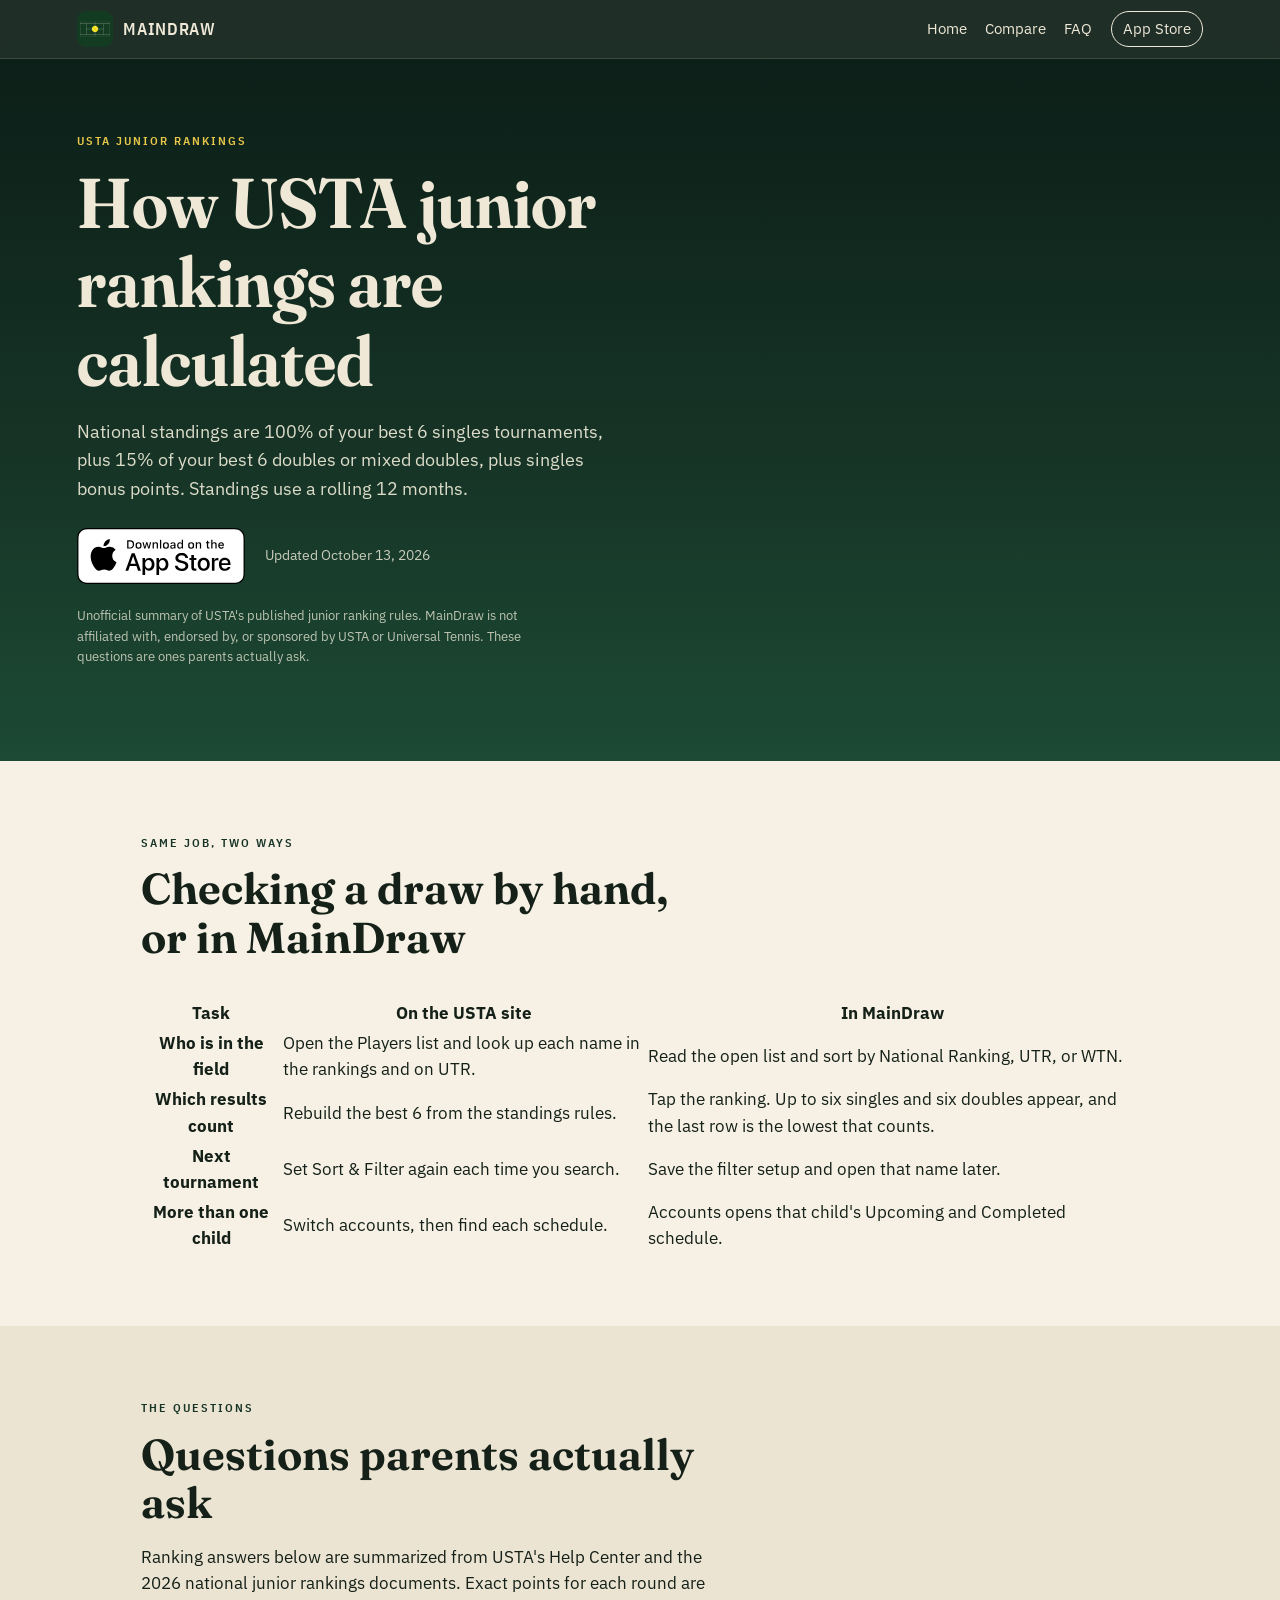
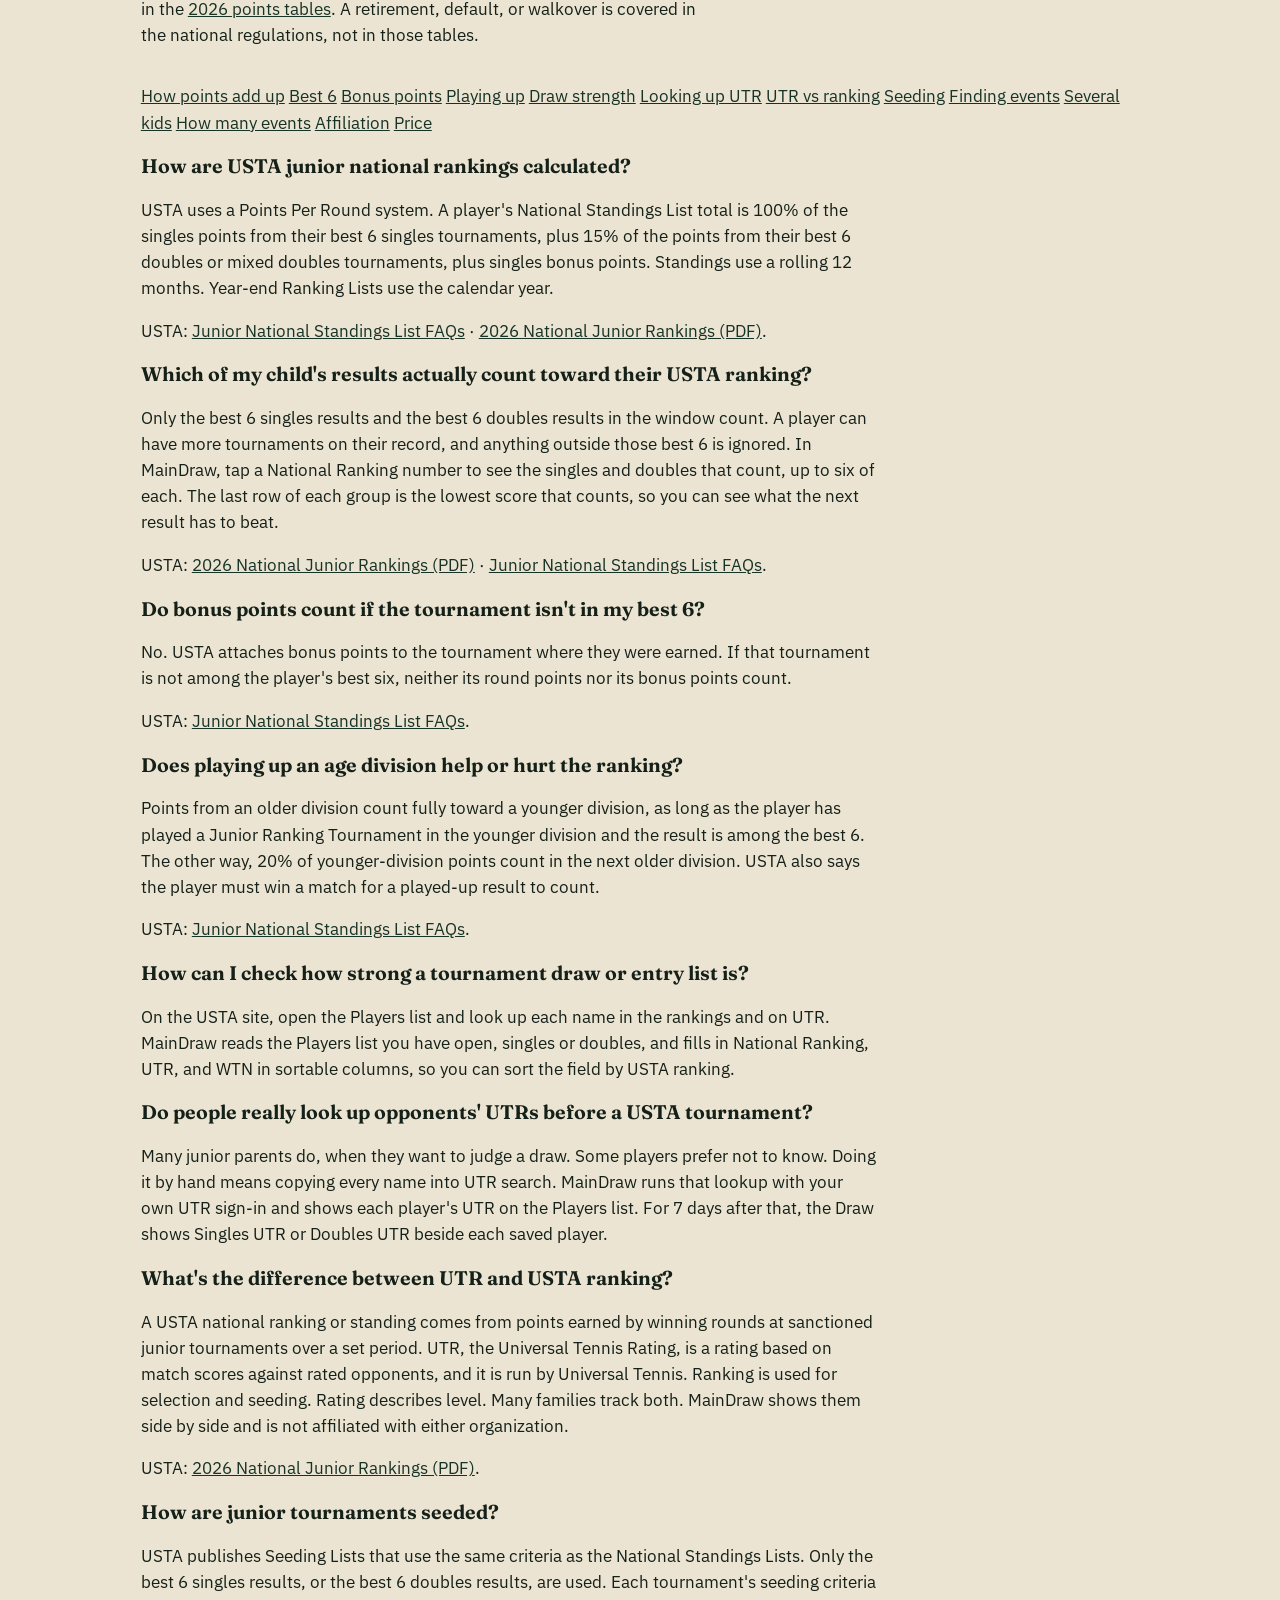
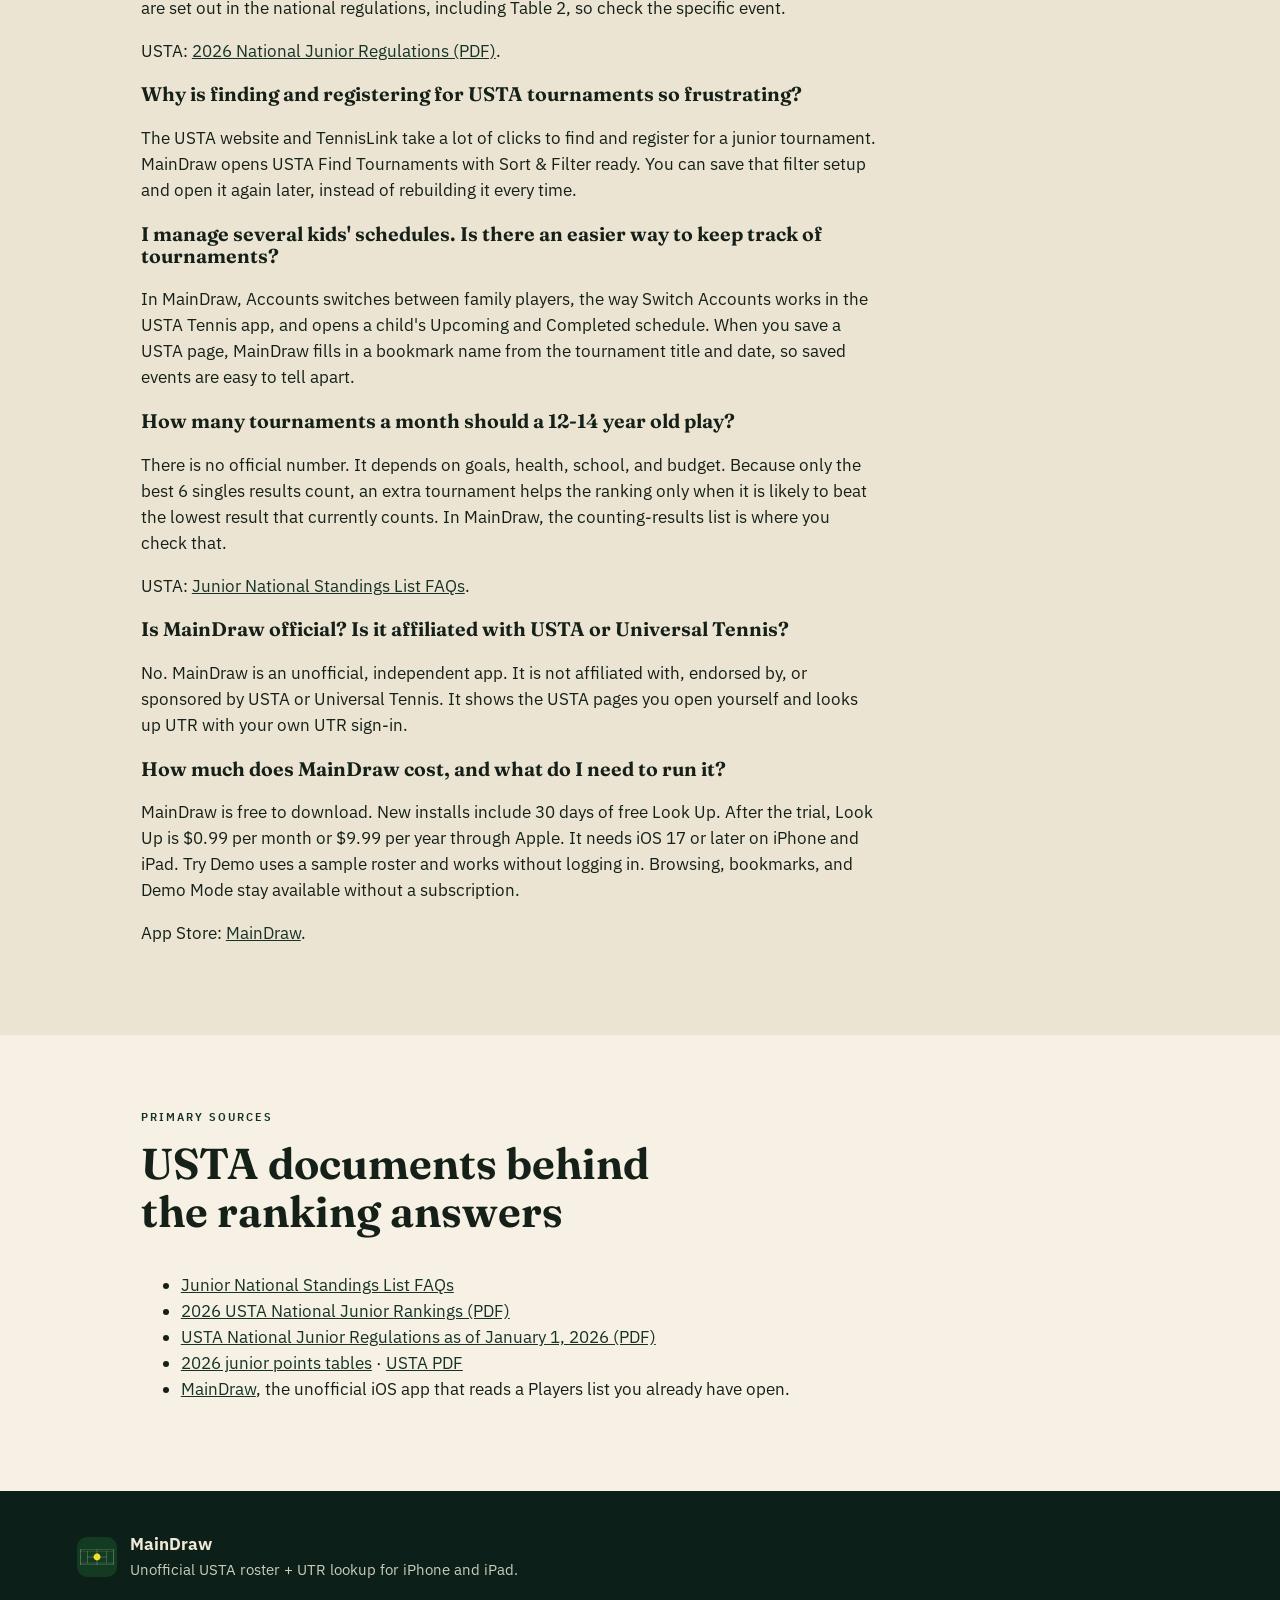
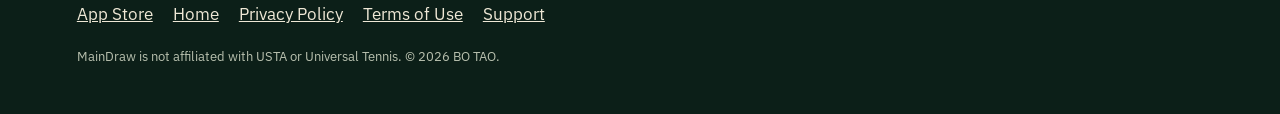
<file: maindraw/usta-junior-rankings.html>
<!DOCTYPE html>
<html lang="en">
<head>
  <meta charset="utf-8">
  <meta name="viewport" content="width=device-width, initial-scale=1">
  <title>How USTA junior national rankings are calculated — MainDraw</title>
  <meta name="description" content="USTA junior standings count 100% of your best 6 singles tournaments plus 15% of your best 6 doubles, on a rolling 12 months. Unofficial FAQ with links to the 2026 rules.">
  <link rel="canonical" href="https://vibecodingisfun.github.io/maindraw/usta-junior-rankings.html">
  <link rel="icon" href="assets/icon.png" type="image/png">

  <meta property="og:type" content="article">
  <meta property="og:title" content="How USTA junior national rankings are calculated">
  <meta property="og:description" content="Best 6 singles, 15% of best 6 doubles, bonus points, playing up, and seeding. A plain-language FAQ with links to USTA's 2026 rules.">
  <meta property="og:url" content="https://vibecodingisfun.github.io/maindraw/usta-junior-rankings.html">
  <meta property="og:image" content="https://vibecodingisfun.github.io/maindraw/assets/roster.jpg">
  <meta name="twitter:card" content="summary_large_image">

  <link rel="preconnect" href="https://fonts.googleapis.com">
  <link rel="preconnect" href="https://fonts.gstatic.com" crossorigin>
  <link href="https://fonts.googleapis.com/css2?family=Fraunces:opsz,wght@9..144,500;9..144,650;9..144,800&family=IBM+Plex+Sans:wght@400;500;600&family=IBM+Plex+Sans+Condensed:wght@500;600&display=swap" rel="stylesheet">
  <link rel="stylesheet" href="styles.css">

  <script type="application/ld+json">
  {
    "@context": "https://schema.org",
    "@graph": [
      {
        "@type": "FAQPage",
        "@id": "https://vibecodingisfun.github.io/maindraw/usta-junior-rankings.html#faq",
        "url": "https://vibecodingisfun.github.io/maindraw/usta-junior-rankings.html",
        "name": "How USTA junior national rankings are calculated",
        "dateModified": "2026-10-13",
        "inLanguage": "en",
        "isPartOf": {
          "@type": "WebSite",
          "name": "MainDraw",
          "url": "https://vibecodingisfun.github.io/maindraw/"
        },
        "citation": [
          "https://customercare.usta.com/hc/en-us/articles/360051797471-Junior-National-Standings-List-FAQs",
          "https://www.usta.com/content/dam/usta/2026-pdfs/2026-usta-national-junior-rankings.pdf",
          "https://www.usta.com/content/dam/usta/2026-pdfs/usta-natitonal-jr-regulations-asof20260101.pdf",
          "https://www.usta.com/content/dam/usta/2026-pdfs/jr-points-table-2026.pdf"
        ],
        "mainEntity": [
          {
            "@type": "Question",
            "name": "How are USTA junior national rankings calculated?",
            "acceptedAnswer": {
              "@type": "Answer",
              "text": "USTA uses a Points Per Round system. A player's National Standings List total is 100% of the singles points from their best 6 singles tournaments, plus 15% of the points from their best 6 doubles or mixed doubles tournaments, plus singles bonus points. Standings use a rolling 12 months. Year-end Ranking Lists use the calendar year."
            }
          },
          {
            "@type": "Question",
            "name": "Which of my child's results actually count toward their USTA ranking?",
            "acceptedAnswer": {
              "@type": "Answer",
              "text": "Only the best 6 singles results and the best 6 doubles results in the window count. A player can have more tournaments on their record, and anything outside those best 6 is ignored. In MainDraw, tap a National Ranking number to see the singles and doubles that count, up to six of each. The last row of each group is the lowest score that counts, so you can see what the next result has to beat."
            }
          },
          {
            "@type": "Question",
            "name": "Do bonus points count if the tournament isn't in my best 6?",
            "acceptedAnswer": {
              "@type": "Answer",
              "text": "No. USTA attaches bonus points to the tournament where they were earned. If that tournament is not among the player's best six, neither its round points nor its bonus points count."
            }
          },
          {
            "@type": "Question",
            "name": "Does playing up an age division help or hurt the ranking?",
            "acceptedAnswer": {
              "@type": "Answer",
              "text": "Points from an older division count fully toward a younger division, as long as the player has played a Junior Ranking Tournament in the younger division and the result is among the best 6. The other way, 20% of younger-division points count in the next older division. USTA also says the player must win a match for a played-up result to count."
            }
          },
          {
            "@type": "Question",
            "name": "How can I check how strong a tournament draw or entry list is?",
            "acceptedAnswer": {
              "@type": "Answer",
              "text": "On the USTA site, open the Players list and look up each name in the rankings and on UTR. MainDraw reads the Players list you have open, singles or doubles, and fills in National Ranking, UTR, and WTN in sortable columns, so you can sort the field by USTA ranking."
            }
          },
          {
            "@type": "Question",
            "name": "Do people really look up opponents' UTRs before a USTA tournament?",
            "acceptedAnswer": {
              "@type": "Answer",
              "text": "Many junior parents do, when they want to judge a draw. Some players prefer not to know. Doing it by hand means copying every name into UTR search. MainDraw runs that lookup with your own UTR sign-in and shows each player's UTR on the Players list. For 7 days after that, the Draw shows Singles UTR or Doubles UTR beside each saved player."
            }
          },
          {
            "@type": "Question",
            "name": "What's the difference between UTR and USTA ranking?",
            "acceptedAnswer": {
              "@type": "Answer",
              "text": "A USTA national ranking or standing comes from points earned by winning rounds at sanctioned junior tournaments over a set period. UTR, the Universal Tennis Rating, is a rating based on match scores against rated opponents, and it is run by Universal Tennis. Ranking is used for selection and seeding. Rating describes level. Many families track both. MainDraw shows them side by side and is not affiliated with either organization."
            }
          },
          {
            "@type": "Question",
            "name": "How are junior tournaments seeded?",
            "acceptedAnswer": {
              "@type": "Answer",
              "text": "USTA publishes Seeding Lists that use the same criteria as the National Standings Lists. Only the best 6 singles results, or the best 6 doubles results, are used. Each tournament's seeding criteria are set out in the national regulations, including Table 2, so check the specific event."
            }
          },
          {
            "@type": "Question",
            "name": "Why is finding and registering for USTA tournaments so frustrating?",
            "acceptedAnswer": {
              "@type": "Answer",
              "text": "The USTA website and TennisLink take a lot of clicks to find and register for a junior tournament. MainDraw opens USTA Find Tournaments with Sort & Filter ready. You can save that filter setup and open it again later, instead of rebuilding it every time."
            }
          },
          {
            "@type": "Question",
            "name": "I manage several kids' schedules. Is there an easier way to keep track of tournaments?",
            "acceptedAnswer": {
              "@type": "Answer",
              "text": "In MainDraw, Accounts switches between family players, the way Switch Accounts works in the USTA Tennis app, and opens a child's Upcoming and Completed schedule. When you save a USTA page, MainDraw fills in a bookmark name from the tournament title and date, so saved events are easy to tell apart."
            }
          },
          {
            "@type": "Question",
            "name": "How many tournaments a month should a 12-14 year old play?",
            "acceptedAnswer": {
              "@type": "Answer",
              "text": "There is no official number. It depends on goals, health, school, and budget. Because only the best 6 singles results count, an extra tournament helps the ranking only when it is likely to beat the lowest result that currently counts. In MainDraw, the counting-results list is where you check that."
            }
          },
          {
            "@type": "Question",
            "name": "Is MainDraw official? Is it affiliated with USTA or Universal Tennis?",
            "acceptedAnswer": {
              "@type": "Answer",
              "text": "No. MainDraw is an unofficial, independent app. It is not affiliated with, endorsed by, or sponsored by USTA or Universal Tennis. It shows the USTA pages you open yourself and looks up UTR with your own UTR sign-in."
            }
          },
          {
            "@type": "Question",
            "name": "How much does MainDraw cost, and what do I need to run it?",
            "acceptedAnswer": {
              "@type": "Answer",
              "text": "MainDraw is free to download. New installs include 30 days of free Look Up. After the trial, Look Up is $0.99 per month or $9.99 per year through Apple. It needs iOS 17 or later on iPhone and iPad. Try Demo uses a sample roster and works without logging in. Browsing, bookmarks, and Demo Mode stay available without a subscription."
            }
          }
        ]
      },
      {
        "@type": "BreadcrumbList",
        "itemListElement": [
          {
            "@type": "ListItem",
            "position": 1,
            "name": "MainDraw",
            "item": "https://vibecodingisfun.github.io/maindraw/"
          },
          {
            "@type": "ListItem",
            "position": 2,
            "name": "USTA junior rankings",
            "item": "https://vibecodingisfun.github.io/maindraw/usta-junior-rankings.html"
          }
        ]
      }
    ]
  }
  </script>
</head>
<body>
  <a class="skip" href="#main">Skip to content</a>

  <header class="nav">
    <a class="brand" href="index.html">
      <img src="assets/icon.png" width="36" height="36" alt="">
      <span>MainDraw</span>
    </a>
    <nav>
      <a href="index.html">Home</a>
      <a href="#compare">Compare</a>
      <a href="#faq">FAQ</a>
      <a class="nav-cta" href="https://apps.apple.com/us/app/maindraw/id6810411828">App Store</a>
    </nav>
  </header>

  <main id="main">
    <section class="hero solo" id="top">
      <div class="hero-copy">
        <p class="eyebrow">USTA junior rankings</p>
        <h1>How USTA junior rankings are calculated</h1>
        <p class="lede">
          National standings are 100% of your best 6 singles tournaments,
          plus 15% of your best 6 doubles or mixed doubles, plus singles
          bonus points. Standings use a rolling 12 months.
        </p>
        <div class="cta-row">
          <a class="store-badge" href="https://apps.apple.com/us/app/maindraw/id6810411828">
            <img src="assets/app-store-badge-white.svg" width="168" height="56" alt="Download on the App Store">
          </a>
          <p class="cta-note">Updated October 13, 2026</p>
        </div>
        <p class="disclaimer">
          Unofficial summary of USTA's published junior ranking rules.
          MainDraw is not affiliated with, endorsed by, or sponsored by
          USTA or Universal Tennis. These questions are ones parents actually ask.
        </p>
      </div>
    </section>

    <section class="band" id="compare">
      <header class="section-head">
        <p class="eyebrow">Same job, two ways</p>
        <h2>Checking a draw by hand, or in MainDraw</h2>
      </header>
      <div class="table-wrap">
        <table class="compare">
          <thead>
            <tr>
              <th scope="col">Task</th>
              <th scope="col">On the USTA site</th>
              <th scope="col">In MainDraw</th>
            </tr>
          </thead>
          <tbody>
            <tr>
              <th scope="row">Who is in the field</th>
              <td>Open the Players list and look up each name in the rankings and on UTR.</td>
              <td>Read the open list and sort by National Ranking, UTR, or WTN.</td>
            </tr>
            <tr>
              <th scope="row">Which results count</th>
              <td>Rebuild the best 6 from the standings rules.</td>
              <td>Tap the ranking. Up to six singles and six doubles appear, and the last row is the lowest that counts.</td>
            </tr>
            <tr>
              <th scope="row">Next tournament</th>
              <td>Set Sort &amp; Filter again each time you search.</td>
              <td>Save the filter setup and open that name later.</td>
            </tr>
            <tr>
              <th scope="row">More than one child</th>
              <td>Switch accounts, then find each schedule.</td>
              <td>Accounts opens that child's Upcoming and Completed schedule.</td>
            </tr>
          </tbody>
        </table>
      </div>
    </section>

    <section class="band alt" id="faq">
      <header class="section-head">
        <p class="eyebrow">The questions</p>
        <h2>Questions parents actually ask</h2>
        <p>Ranking answers below are summarized from USTA's Help Center and the 2026 national junior rankings documents. Exact points for each round are in the <a href="usta-junior-points.html">2026 points tables</a>. A retirement, default, or walkover is covered in the national regulations, not in those tables.</p>
      </header>
      <nav class="jump" aria-label="Questions on this page">
        <a href="#how-calculated">How points add up</a>
        <a href="#which-results-count">Best 6</a>
        <a href="#bonus-points">Bonus points</a>
        <a href="#playing-up">Playing up</a>
        <a href="#draw-strength">Draw strength</a>
        <a href="#lookup-utr">Looking up UTR</a>
        <a href="#utr-vs-usta">UTR vs ranking</a>
        <a href="#seeding">Seeding</a>
        <a href="#finding-tournaments">Finding events</a>
        <a href="#several-kids">Several kids</a>
        <a href="#how-many-tournaments">How many events</a>
        <a href="#is-maindraw-official">Affiliation</a>
        <a href="#cost">Price</a>
      </nav>
      <div class="faq">
        <article id="how-calculated">
          <h3>How are USTA junior national rankings calculated?</h3>
          <p>USTA uses a Points Per Round system. A player's National Standings List total is 100% of the singles points from their best 6 singles tournaments, plus 15% of the points from their best 6 doubles or mixed doubles tournaments, plus singles bonus points. Standings use a rolling 12 months. Year-end Ranking Lists use the calendar year.</p>
          <p class="source">USTA: <a href="https://customercare.usta.com/hc/en-us/articles/360051797471-Junior-National-Standings-List-FAQs">Junior National Standings List FAQs</a> · <a href="https://www.usta.com/content/dam/usta/2026-pdfs/2026-usta-national-junior-rankings.pdf">2026 National Junior Rankings (PDF)</a>.</p>
        </article>
        <article id="which-results-count">
          <h3>Which of my child's results actually count toward their USTA ranking?</h3>
          <p>Only the best 6 singles results and the best 6 doubles results in the window count. A player can have more tournaments on their record, and anything outside those best 6 is ignored. In MainDraw, tap a National Ranking number to see the singles and doubles that count, up to six of each. The last row of each group is the lowest score that counts, so you can see what the next result has to beat.</p>
          <p class="source">USTA: <a href="https://www.usta.com/content/dam/usta/2026-pdfs/2026-usta-national-junior-rankings.pdf">2026 National Junior Rankings (PDF)</a> · <a href="https://customercare.usta.com/hc/en-us/articles/360051797471-Junior-National-Standings-List-FAQs">Junior National Standings List FAQs</a>.</p>
        </article>
        <article id="bonus-points">
          <h3>Do bonus points count if the tournament isn't in my best 6?</h3>
          <p>No. USTA attaches bonus points to the tournament where they were earned. If that tournament is not among the player's best six, neither its round points nor its bonus points count.</p>
          <p class="source">USTA: <a href="https://customercare.usta.com/hc/en-us/articles/360051797471-Junior-National-Standings-List-FAQs">Junior National Standings List FAQs</a>.</p>
        </article>
        <article id="playing-up">
          <h3>Does playing up an age division help or hurt the ranking?</h3>
          <p>Points from an older division count fully toward a younger division, as long as the player has played a Junior Ranking Tournament in the younger division and the result is among the best 6. The other way, 20% of younger-division points count in the next older division. USTA also says the player must win a match for a played-up result to count.</p>
          <p class="source">USTA: <a href="https://customercare.usta.com/hc/en-us/articles/360051797471-Junior-National-Standings-List-FAQs">Junior National Standings List FAQs</a>.</p>
        </article>
        <article id="draw-strength">
          <h3>How can I check how strong a tournament draw or entry list is?</h3>
          <p>On the USTA site, open the Players list and look up each name in the rankings and on UTR. MainDraw reads the Players list you have open, singles or doubles, and fills in National Ranking, UTR, and WTN in sortable columns, so you can sort the field by USTA ranking.</p>
        </article>
        <article id="lookup-utr">
          <h3>Do people really look up opponents' UTRs before a USTA tournament?</h3>
          <p>Many junior parents do, when they want to judge a draw. Some players prefer not to know. Doing it by hand means copying every name into UTR search. MainDraw runs that lookup with your own UTR sign-in and shows each player's UTR on the Players list. For 7 days after that, the Draw shows Singles UTR or Doubles UTR beside each saved player.</p>
        </article>
        <article id="utr-vs-usta">
          <h3>What's the difference between UTR and USTA ranking?</h3>
          <p>A USTA national ranking or standing comes from points earned by winning rounds at sanctioned junior tournaments over a set period. UTR, the Universal Tennis Rating, is a rating based on match scores against rated opponents, and it is run by Universal Tennis. Ranking is used for selection and seeding. Rating describes level. Many families track both. MainDraw shows them side by side and is not affiliated with either organization.</p>
          <p class="source">USTA: <a href="https://www.usta.com/content/dam/usta/2026-pdfs/2026-usta-national-junior-rankings.pdf">2026 National Junior Rankings (PDF)</a>.</p>
        </article>
        <article id="seeding">
          <h3>How are junior tournaments seeded?</h3>
          <p>USTA publishes Seeding Lists that use the same criteria as the National Standings Lists. Only the best 6 singles results, or the best 6 doubles results, are used. Each tournament's seeding criteria are set out in the national regulations, including Table 2, so check the specific event.</p>
          <p class="source">USTA: <a href="https://www.usta.com/content/dam/usta/2026-pdfs/usta-natitonal-jr-regulations-asof20260101.pdf">2026 National Junior Regulations (PDF)</a>.</p>
        </article>
        <article id="finding-tournaments">
          <h3>Why is finding and registering for USTA tournaments so frustrating?</h3>
          <p>The USTA website and TennisLink take a lot of clicks to find and register for a junior tournament. MainDraw opens USTA Find Tournaments with Sort &amp; Filter ready. You can save that filter setup and open it again later, instead of rebuilding it every time.</p>
        </article>
        <article id="several-kids">
          <h3>I manage several kids' schedules. Is there an easier way to keep track of tournaments?</h3>
          <p>In MainDraw, Accounts switches between family players, the way Switch Accounts works in the USTA Tennis app, and opens a child's Upcoming and Completed schedule. When you save a USTA page, MainDraw fills in a bookmark name from the tournament title and date, so saved events are easy to tell apart.</p>
        </article>
        <article id="how-many-tournaments">
          <h3>How many tournaments a month should a 12-14 year old play?</h3>
          <p>There is no official number. It depends on goals, health, school, and budget. Because only the best 6 singles results count, an extra tournament helps the ranking only when it is likely to beat the lowest result that currently counts. In MainDraw, the counting-results list is where you check that.</p>
          <p class="source">USTA: <a href="https://customercare.usta.com/hc/en-us/articles/360051797471-Junior-National-Standings-List-FAQs">Junior National Standings List FAQs</a>.</p>
        </article>
        <article id="is-maindraw-official">
          <h3>Is MainDraw official? Is it affiliated with USTA or Universal Tennis?</h3>
          <p>No. MainDraw is an unofficial, independent app. It is not affiliated with, endorsed by, or sponsored by USTA or Universal Tennis. It shows the USTA pages you open yourself and looks up UTR with your own UTR sign-in.</p>
        </article>
        <article id="cost">
          <h3>How much does MainDraw cost, and what do I need to run it?</h3>
          <p>MainDraw is free to download. New installs include 30 days of free Look Up. After the trial, Look Up is $0.99 per month or $9.99 per year through Apple. It needs iOS 17 or later on iPhone and iPad. Try Demo uses a sample roster and works without logging in. Browsing, bookmarks, and Demo Mode stay available without a subscription.</p>
          <p class="source">App Store: <a href="https://apps.apple.com/us/app/maindraw/id6810411828">MainDraw</a>.</p>
        </article>
      </div>
    </section>

    <section class="band" id="sources">
      <header class="section-head">
        <p class="eyebrow">Primary sources</p>
        <h2>USTA documents behind the ranking answers</h2>
      </header>
      <ul class="refs">
        <li><a href="https://customercare.usta.com/hc/en-us/articles/360051797471-Junior-National-Standings-List-FAQs">Junior National Standings List FAQs</a></li>
        <li><a href="https://www.usta.com/content/dam/usta/2026-pdfs/2026-usta-national-junior-rankings.pdf">2026 USTA National Junior Rankings (PDF)</a></li>
        <li><a href="https://www.usta.com/content/dam/usta/2026-pdfs/usta-natitonal-jr-regulations-asof20260101.pdf">USTA National Junior Regulations as of January 1, 2026 (PDF)</a></li>
        <li><a href="usta-junior-points.html">2026 junior points tables</a> · <a href="https://www.usta.com/content/dam/usta/2026-pdfs/jr-points-table-2026.pdf">USTA PDF</a></li>
        <li><a href="index.html">MainDraw</a>, the unofficial iOS app that reads a Players list you already have open.</li>
      </ul>
    </section>
  </main>

  <footer class="foot">
    <div class="foot-brand">
      <img src="assets/icon.png" width="40" height="40" alt="">
      <div>
        <strong>MainDraw</strong>
        <p>Unofficial USTA roster + UTR lookup for iPhone and iPad.</p>
      </div>
    </div>
    <ul>
      <li><a href="https://apps.apple.com/us/app/maindraw/id6810411828">App Store</a></li>
      <li><a href="index.html">Home</a></li>
      <li><a href="https://vibecodingisfun.github.io/maindraw_privacy/">Privacy Policy</a></li>
      <li><a href="https://www.apple.com/legal/internet-services/itunes/dev/stdeula/">Terms of Use</a></li>
      <li><a href="mailto:taobo2000@gmail.com">Support</a></li>
    </ul>
    <p class="fine">
      MainDraw is not affiliated with USTA or Universal Tennis.
      © 2026 BO TAO.
    </p>
  </footer>
</body>
</html>
</file>
<file: maindraw/styles.css>
:root {
  --court: #163326;
  --court-deep: #0c1f18;
  --line: #efe8d6;
  --line-dim: rgba(239, 232, 214, 0.14);
  --ball: #e8c84a;
  --ink: #142018;
  --muted: #5c675e;
  --paper: #f6f1e4;
  --paper-2: #ece4d2;
  --card: #fffdf8;
  --radius: 1.25rem;
  --max: 72rem;
  --serif: "Fraunces", "Iowan Old Style", "Palatino Linotype", serif;
  --sans: "IBM Plex Sans", "Segoe UI", sans-serif;
  --cond: "IBM Plex Sans Condensed", "IBM Plex Sans", sans-serif;
}

*,
*::before,
*::after { box-sizing: border-box; }

html { scroll-behavior: smooth; }

body {
  margin: 0;
  color: var(--ink);
  background: var(--paper);
  font-family: var(--sans);
  font-size: 1.05rem;
  line-height: 1.55;
}

img { max-width: 100%; height: auto; display: block; }

a { color: var(--court); }

.skip {
  position: absolute;
  left: 0.75rem;
  top: -3rem;
  background: var(--ball);
  color: var(--ink);
  padding: 0.5rem 0.75rem;
  z-index: 20;
}
.skip:focus { top: 0.75rem; }

.nav {
  position: sticky;
  top: 0;
  z-index: 10;
  display: flex;
  align-items: center;
  justify-content: space-between;
  gap: 1rem;
  padding: 0.7rem 6vw;
  background: color-mix(in srgb, var(--court-deep) 92%, transparent);
  backdrop-filter: blur(12px);
  border-bottom: 1px solid var(--line-dim);
}

.brand {
  display: flex;
  align-items: center;
  gap: 0.65rem;
  color: var(--line);
  text-decoration: none;
  font-family: var(--cond);
  font-weight: 600;
  letter-spacing: 0.04em;
  text-transform: uppercase;
}

.brand img {
  width: 36px;
  height: 36px;
  border-radius: 9px;
}

.nav nav {
  display: flex;
  align-items: center;
  gap: 1.15rem;
}

.nav nav a {
  color: var(--line);
  text-decoration: none;
  font-size: 0.92rem;
}

.nav-cta {
  border: 1px solid var(--line);
  padding: 0.35rem 0.7rem;
  border-radius: 999px;
}

.hero {
  display: grid;
  grid-template-columns: minmax(0, 1fr) minmax(0, 1.05fr);
  gap: 3rem;
  align-items: center;
  padding: 4.5rem 6vw 5rem;
  background:
    linear-gradient(180deg, var(--court-deep), var(--court) 55%, #1c4a34);
  color: var(--line);
  position: relative;
}

.hero-copy { position: relative; z-index: 1; max-width: 36rem; }

.eyebrow {
  font-family: var(--cond);
  font-weight: 600;
  letter-spacing: 0.16em;
  text-transform: uppercase;
  font-size: 0.78rem;
  color: var(--ball);
  margin: 0 0 0.85rem;
}

h1, h2, h3 { font-family: var(--serif); font-weight: 650; line-height: 1.12; }

h1 {
  font-size: clamp(2.6rem, 6vw, 4.4rem);
  font-variation-settings: "opsz" 96, "SOFT" 40, "WONK" 1;
  margin: 0 0 1rem;
}

.lede {
  font-size: 1.15rem;
  color: color-mix(in srgb, var(--line) 82%, #8aa48f);
  margin: 0 0 1.6rem;
}

.cta-row {
  display: flex;
  flex-wrap: wrap;
  align-items: center;
  gap: 1rem 1.25rem;
  margin-bottom: 1.4rem;
}

.store-badge img { width: 168px; height: 56px; }

.cta-note {
  margin: 0;
  font-size: 0.88rem;
  color: color-mix(in srgb, var(--line) 70%, #6f8a78);
}

.disclaimer {
  font-size: 0.82rem;
  color: color-mix(in srgb, var(--line) 62%, #6f8a78);
  max-width: 28rem;
}

.hero-stage {
  position: relative;
  min-height: 34rem;
  z-index: 1;
}

.hero-stage::before,
.hero-stage::after {
  content: "";
  position: absolute;
  pointer-events: none;
  z-index: 0;
}

.hero-stage::before {
  inset: 4% 8% auto auto;
  width: min(70%, 22rem);
  height: min(70%, 22rem);
  border: 1px solid var(--line-dim);
  border-radius: 4px;
}

.hero-stage::after {
  inset: 18% 18% auto auto;
  width: min(38%, 11rem);
  height: min(38%, 11rem);
  border: 1px solid color-mix(in srgb, var(--ball) 45%, transparent);
  border-radius: 50%;
}

.device {
  margin: 0;
  background: #0a1611;
  border: 3px solid #2a2a2a;
  box-shadow: 0 28px 60px rgba(0, 0, 0, 0.35);
  overflow: hidden;
  position: relative;
  z-index: 1;
}

.device.tablet {
  width: min(100%, 28rem);
  border-radius: 1.1rem;
  transform: rotate(-2.5deg);
}

.device.phone {
  position: absolute;
  right: 0;
  bottom: -1.5rem;
  width: 11.2rem;
  border-radius: 1.6rem;
  transform: rotate(6deg);
  border-width: 4px;
}

.device img { width: 100%; }

.band {
  padding: 4.5rem 6vw;
  max-width: var(--max);
  margin: 0 auto;
}

.band.alt {
  max-width: none;
  background: var(--paper-2);
  padding-left: max(6vw, calc((100vw - var(--max)) / 2 + 6vw));
  padding-right: max(6vw, calc((100vw - var(--max)) / 2 + 6vw));
}

.section-head { margin-bottom: 2.2rem; max-width: 36rem; }
.section-head .eyebrow { color: var(--court); }
.section-head h2 { font-size: clamp(1.9rem, 3.5vw, 2.7rem); margin: 0; }

.draw {
  list-style: none;
  display: grid;
  grid-template-columns: repeat(4, minmax(0, 1fr));
  gap: 1.1rem;
  padding: 0;
  margin: 0;
}

.draw li {
  background: var(--card);
  border: 1px solid color-mix(in srgb, var(--court) 12%, transparent);
  border-radius: var(--radius);
  padding: 1.25rem 1.2rem 1.4rem;
  position: relative;
}

.seed {
  font-family: var(--cond);
  font-weight: 600;
  letter-spacing: 0.08em;
  color: var(--court);
  background: color-mix(in srgb, var(--ball) 70%, white);
  display: inline-flex;
  width: 1.8rem;
  height: 1.8rem;
  align-items: center;
  justify-content: center;
  border-radius: 999px;
  margin-bottom: 0.7rem;
}

.draw h3, .tabs h3 { margin: 0 0 0.4rem; font-size: 1.25rem; }
.draw p, .tabs p { margin: 0; color: var(--muted); font-size: 0.98rem; }

.tabs {
  list-style: none;
  display: grid;
  grid-template-columns: repeat(auto-fit, minmax(11.5rem, 1fr));
  gap: 0.9rem;
  padding: 0;
  margin: 0;
}

.tabs li {
  background: var(--card);
  padding: 1.15rem 1rem 1.25rem;
  border-radius: var(--radius);
  border-top: 3px solid var(--court);
}

.score-split {
  display: grid;
  grid-template-columns: minmax(0, 1.35fr) minmax(0, 0.85fr);
  gap: 2rem 2.5rem;
  align-items: center;
}

.score-steps {
  grid-template-columns: 1fr 1fr;
}

.score-phones {
  position: relative;
  min-height: 28rem;
  display: flex;
  justify-content: center;
  align-items: flex-end;
}

.score-phone {
  position: relative;
  width: 11.5rem;
  border-radius: 1.6rem;
  border-width: 4px;
  transform: rotate(-4deg);
  z-index: 2;
}

.score-phone-back {
  margin-left: -3.4rem;
  transform: rotate(7deg);
  z-index: 1;
}

.split {
  display: grid;
  grid-template-columns: 1.1fr 0.9fr;
  gap: 2.5rem;
  align-items: center;
}

.split h2 { font-size: clamp(1.9rem, 3.5vw, 2.7rem); margin: 0 0 0.8rem; }
.split .eyebrow { color: var(--court); }
.split p { color: var(--muted); margin: 0; }

.price {
  display: grid;
  grid-template-columns: 1fr 1fr;
  gap: 0.85rem;
  margin: 0;
}

.price div {
  background: var(--court);
  color: var(--line);
  border-radius: var(--radius);
  padding: 1rem 1.05rem;
}

.price dt {
  font-family: var(--cond);
  font-size: 0.75rem;
  letter-spacing: 0.12em;
  text-transform: uppercase;
  color: var(--ball);
  margin-bottom: 0.25rem;
}

.price dd { margin: 0; font-family: var(--serif); font-size: 1.15rem; }

.faq { max-width: 46rem; }

details {
  border-bottom: 1px solid color-mix(in srgb, var(--court) 16%, transparent);
  padding: 0.85rem 0;
}

summary {
  cursor: pointer;
  font-family: var(--serif);
  font-size: 1.15rem;
  font-weight: 650;
  list-style: none;
}

summary::-webkit-details-marker { display: none; }

details p {
  margin: 0.6rem 0 0.2rem;
  color: var(--muted);
}

.foot {
  background: var(--court-deep);
  color: var(--line);
  padding: 2.5rem 6vw 3rem;
}

.foot-brand {
  display: flex;
  gap: 0.85rem;
  align-items: center;
  margin-bottom: 1.2rem;
}

.foot-brand img { border-radius: 10px; }
.foot-brand p { margin: 0.15rem 0 0; color: color-mix(in srgb, var(--line) 70%, #6f8a78); font-size: 0.92rem; }

.foot ul {
  display: flex;
  flex-wrap: wrap;
  gap: 0.4rem 1.25rem;
  list-style: none;
  padding: 0;
  margin: 0 0 1.2rem;
}

.foot a { color: var(--line); }

.fine {
  margin: 0;
  font-size: 0.8rem;
  color: color-mix(in srgb, var(--line) 58%, #6f8a78);
}

@media (max-width: 960px) {
  .hero { grid-template-columns: 1fr; padding-bottom: 3.5rem; }
  .hero-stage {
    min-height: 0;
    display: flex;
    justify-content: center;
    align-items: flex-end;
    padding: 0 1rem 0.5rem 0;
  }
  .hero-stage::before,
  .hero-stage::after { display: none; }
  .device.tablet {
    width: min(100%, 20rem);
    transform: rotate(-1.5deg);
  }
  .device.phone {
    position: relative;
    right: auto;
    bottom: auto;
    width: 9.2rem;
    margin-left: -2.5rem;
    transform: rotate(5deg);
  }
  .draw, .split, .score-split { grid-template-columns: 1fr 1fr; }
  .score-steps { grid-template-columns: 1fr; }
  .score-phones { min-height: 0; margin-top: 0.5rem; }
  .cta-row { flex-direction: column; align-items: flex-start; }
}

@media (max-width: 640px) {
  .nav nav a:not(.nav-cta) { display: none; }
  .draw, .split, .price, .score-split { grid-template-columns: 1fr; }
  .score-phone { width: 9.5rem; }
}

@media (prefers-reduced-motion: reduce) {
  html { scroll-behavior: auto; }
}
</file>
